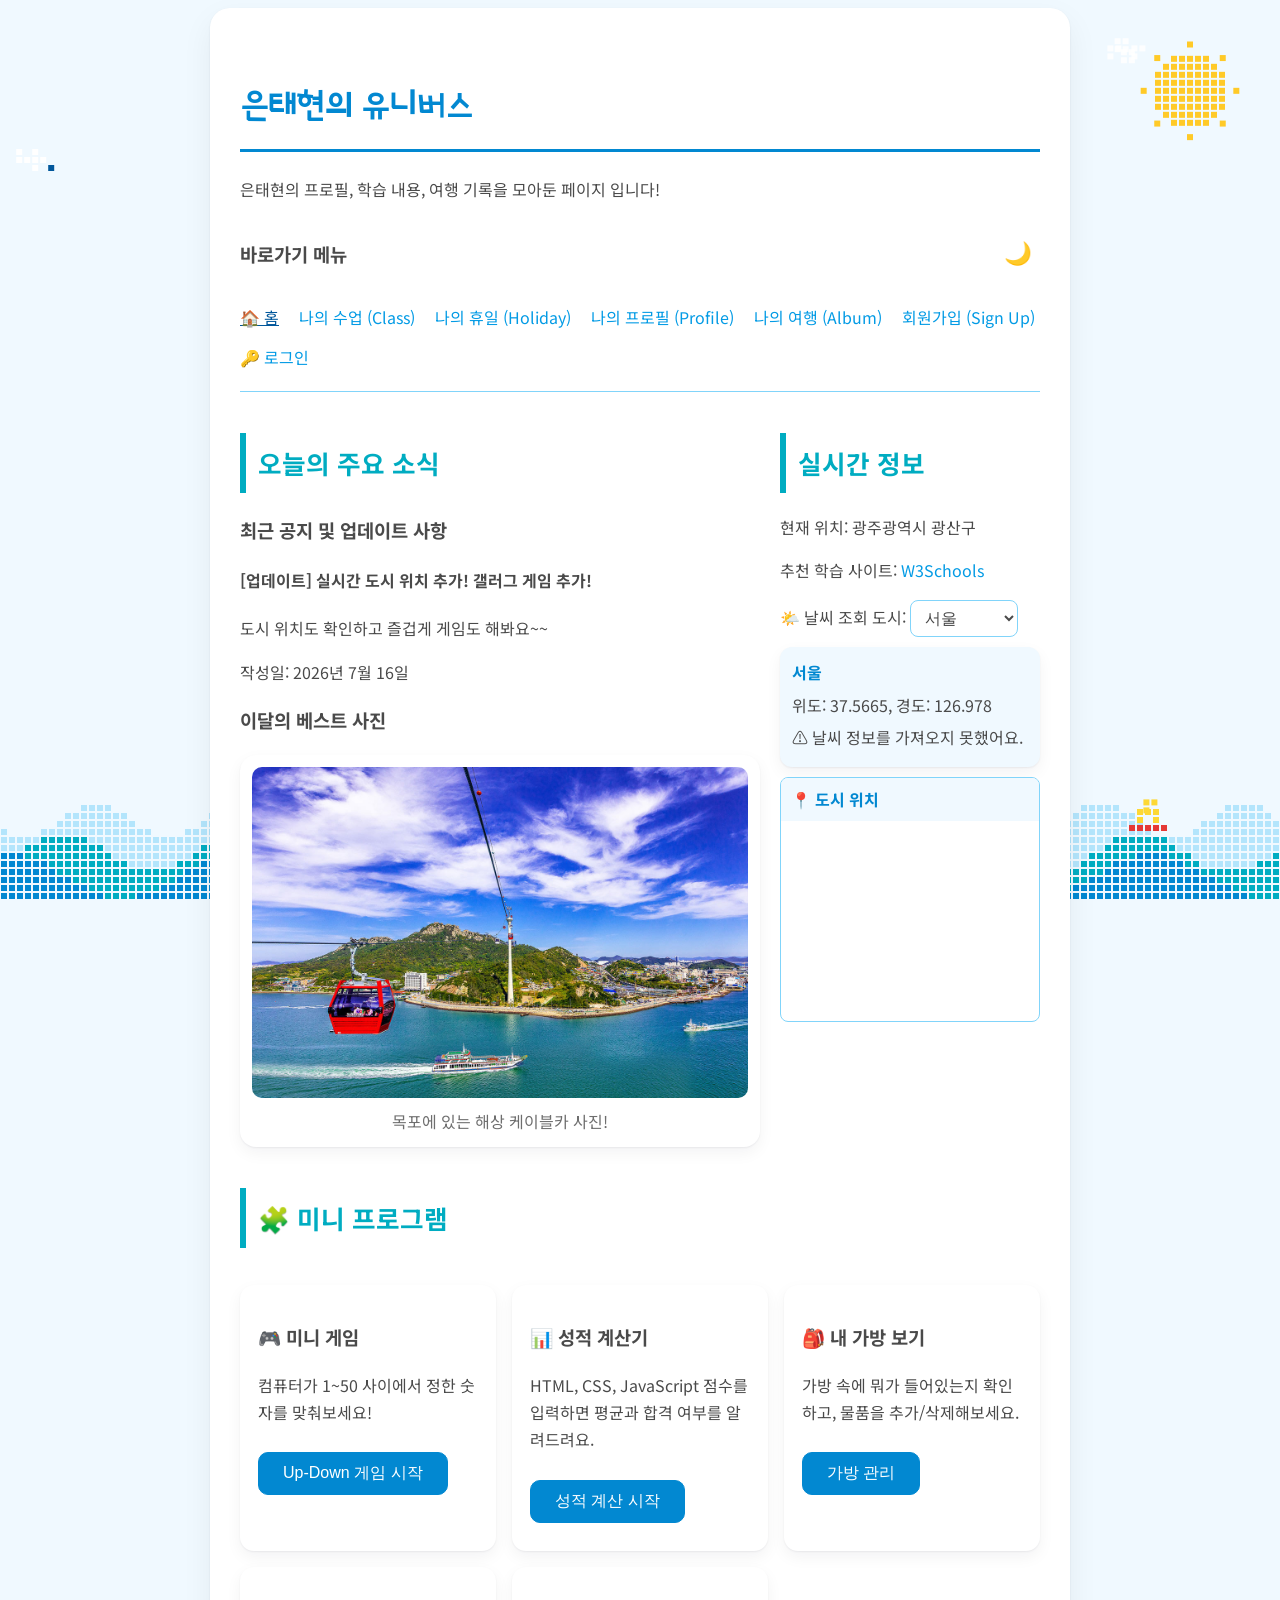
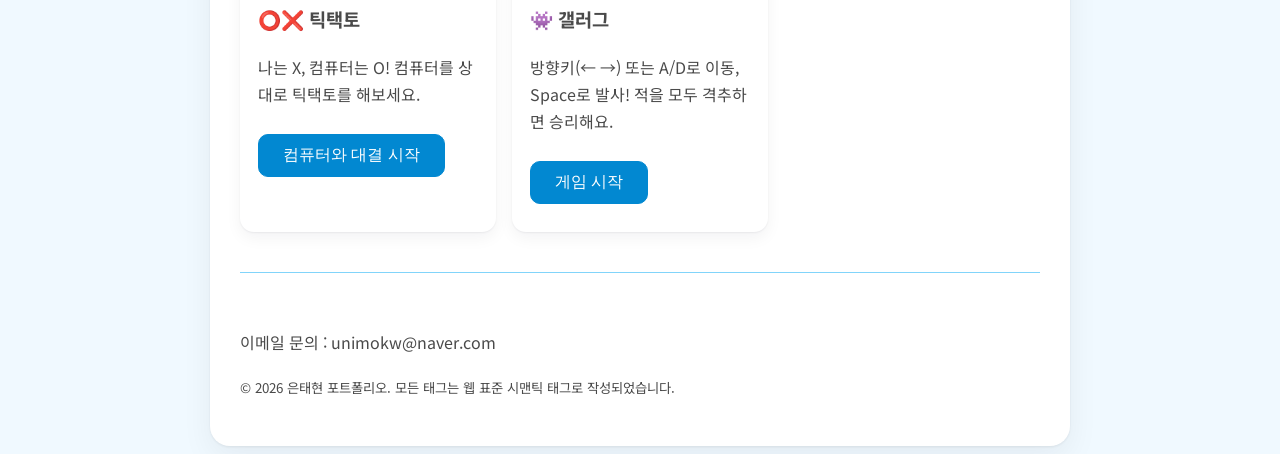
<file: index.html>
<!DOCTYPE html>
<html lang="ko">
    <head>
        <meta charset="UTF-8">
        <!-- 사이트 루트로 접속하면 실제 메인 페이지(html/index.html)로 바로 보내주는 리다이렉트 페이지 -->
        <meta http-equiv="refresh" content="0; url=html/index.html">
        <title>은태현의 유니버스</title>
        <link rel="icon" href="data:image/svg+xml,<svg xmlns='http://www.w3.org/2000/svg' viewBox='0 0 100 100'><text y='.9em' font-size='90'>🪐</text></svg>">
    </head>
    <body>
        <p>메인 페이지로 이동 중입니다... 자동으로 이동하지 않으면 <a href="html/index.html">여기</a>를 눌러주세요.</p>
        <script>
            location.replace("html/index.html");
        </script>
    </body>
</html>
</file>
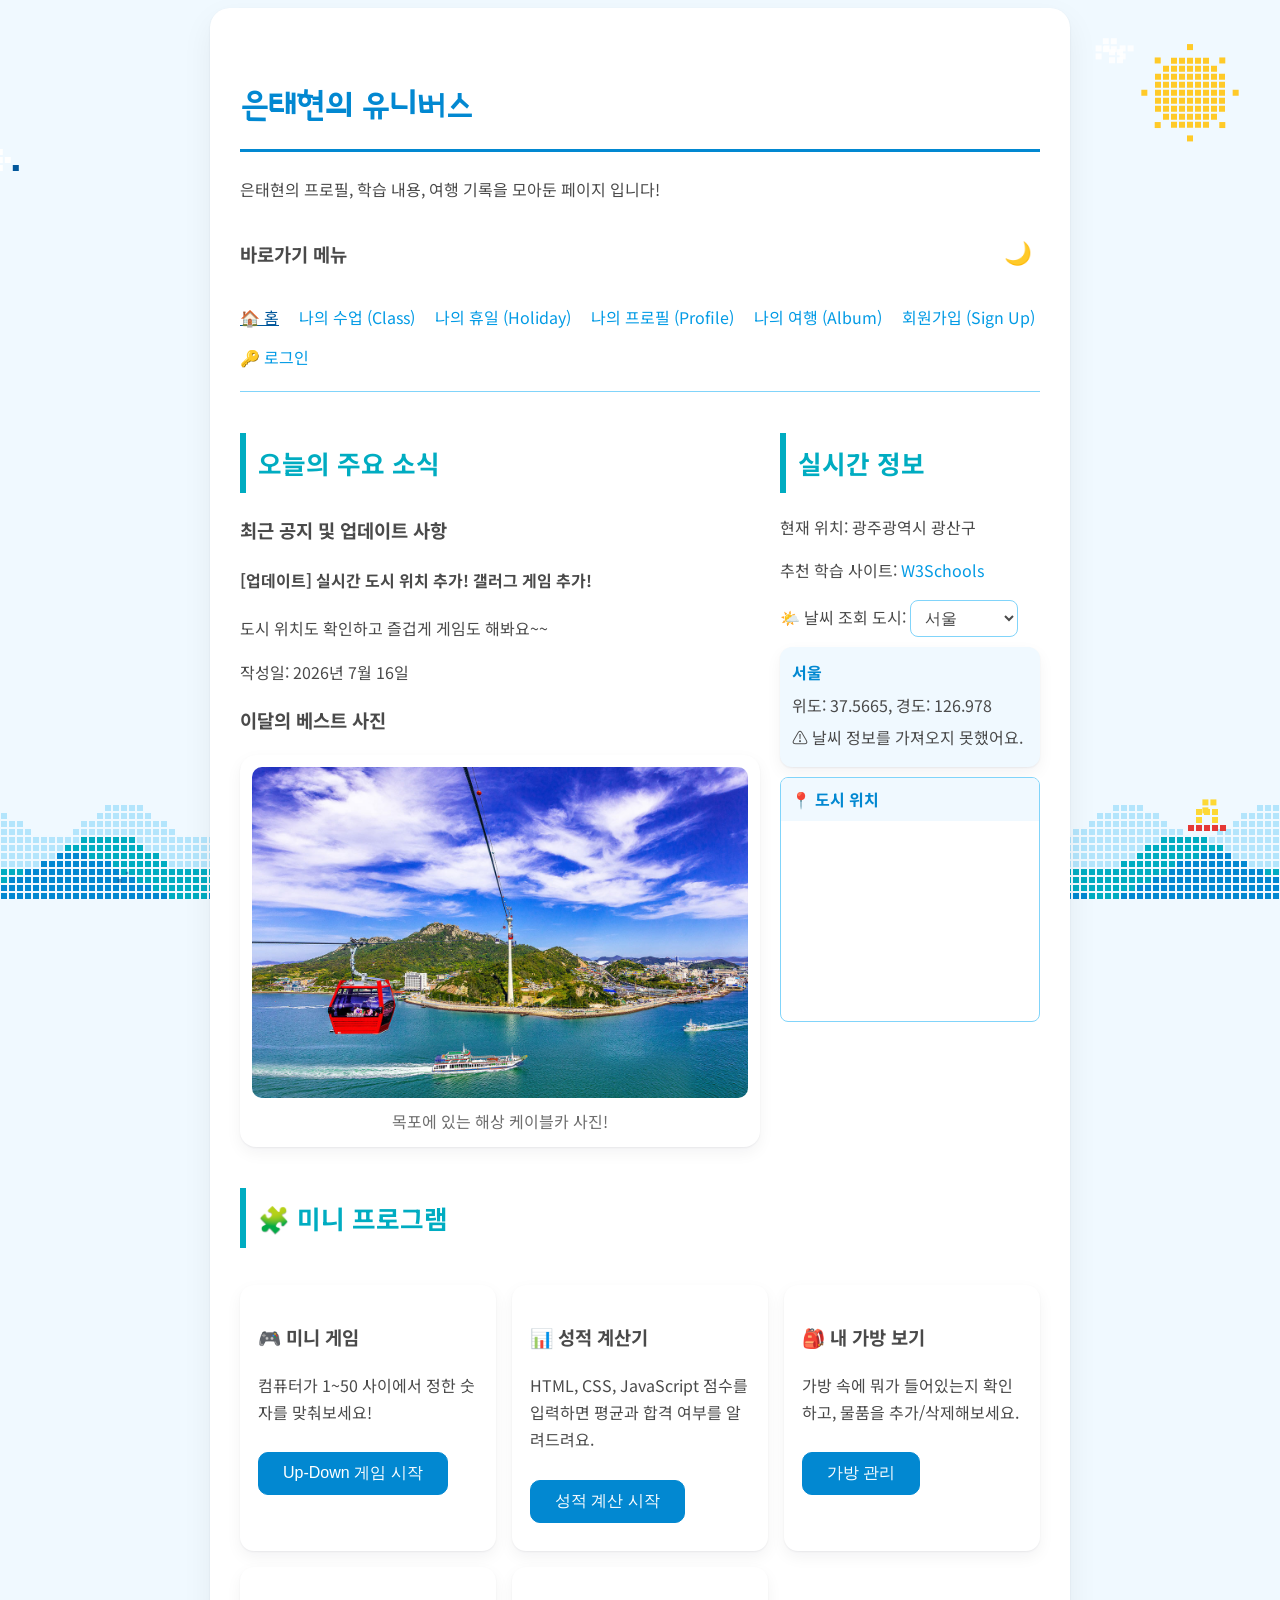
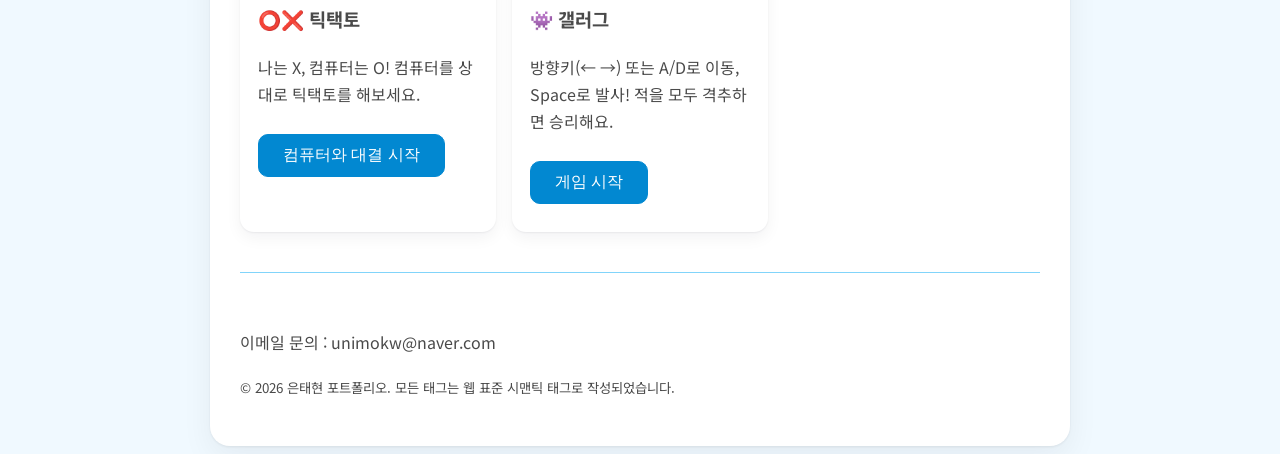
<file: html/index.html>
<!DOCTYPE html>
<html lang="ko">
    <head>
        <meta charset="UTF-8">
        <meta name="viewport" content="width=device-width, initial-scale=1.0">
        <title>메인 페이지</title>
        <link rel="icon" href="data:image/svg+xml,<svg xmlns='http://www.w3.org/2000/svg' viewBox='0 0 100 100'><text y='.9em' font-size='90'>🪐</text></svg>">
        <link rel="stylesheet" href="../css/style.css">
    </head>
    <body>
        <div class="container">
            <header>
                <h1 class="hero-title">은태현의 유니버스</h1>
                <p>은태현의 프로필, 학습 내용, 여행 기록을 모아둔 페이지 입니다!</p>
            </header>
            
            <nav>
                <div class="nav-top">
                    <h3>바로가기 메뉴</h3>
                    <div class="nav-top-right">
                        <span id="auth-status" class="auth-status"></span>
                        <button type="button" id="theme-toggle" class="theme-toggle-btn" aria-label="다크모드 전환">🌙</button>
                    </div>
                </div>
                <ul>
                    <li><a href="index.html" aria-current="page">🏠 홈</a></li>
                    <li><a href="myClass.html">나의 수업 (Class)</a></li>
                    <li><a href="myHoliday.html">나의 휴일 (Holiday)</a></li>
                    <li><a href="myProfile.html">나의 프로필 (Profile)</a></li>
                    <li><a href="myTrip.html">나의 여행 (Album)</a></li>
                    <li><a href="signUp.html">회원가입 (Sign Up)</a></li>
                    <li id="nav-login-item"><a href="login.html">🔑 로그인</a></li>
                </ul>
            </nav>

            <hr>

            <div class="content-wrapper">
                <main>
                    <h2>오늘의 주요 소식</h2>

                    <section>
                        <h3>최근 공지 및 업데이트 사항</h3>
                        <article>
                            <h4>[업데이트] 실시간 도시 위치 추가! 갤러그 게임 추가! </h4>
                            <p>도시 위치도 확인하고 즐겁게 게임도 해봐요~~</p>
                            <p>작성일: <time datetime="2026-07-16">2026년 7월 16일</time></p>
                        </article>
                    </section>

                    <section>
                        <h3>이달의 베스트 사진</h3>
                        <figure>
                            <img src="../media/목포해상케이블카.jpg" width="300" height="150" alt="목포 해상 케이블카">
                            <figcaption>목포에 있는 해상 케이블카 사진!</figcaption>
                        </figure>
                    </section>
                </main>

                <aside>
                <h2> 실시간 정보</h2>
                <p>현재 위치: 광주광역시 광산구 </p>
                <p>추천 학습 사이트: <a href="https://www.w3schools.com" target="_blank">W3Schools</a></p>

                <div class="weather-widget">
                    <label for="city-select">🌤️ 날씨 조회 도시: </label>
                    <select id="city-select">
                        <optgroup label="국내">
                            <option value="seoul">서울</option>
                            <option value="busan">부산</option>
                            <option value="gwangju">광주</option>
                            <option value="incheon">인천</option>
                            <option value="jeju">제주</option>
                        </optgroup>
                        <optgroup label="해외">
                            <option value="tokyo">도쿄</option>
                            <option value="newyork">뉴욕</option>
                            <option value="paris">파리</option>
                            <option value="london">런던</option>
                            <option value="sydney">시드니</option>
                        </optgroup>
                    </select>

                    <div id="weather-box"></div>

                    <div class="map-frame">
                        <p class="map-title">📍 도시 위치</p>
                        <iframe id="city-map" title="선택한 도시 지도" loading="lazy" referrerpolicy="no-referrer-when-downgrade"></iframe>
                    </div>
                </div>
                </aside>

                <section class="mini-apps">
                    <h2>🧩 미니 프로그램</h2>

                    <section>
                        <h3>🎮 미니 게임</h3>
                        <p>컴퓨터가 1~50 사이에서 정한 숫자를 맞춰보세요!</p>
                        <button type="button" class="btn-submit" onclick="startUpDownGame()">Up-Down 게임 시작</button>
                    </section>

                    <section>
                        <h3>📊 성적 계산기</h3>
                        <p>HTML, CSS, JavaScript 점수를 입력하면 평균과 합격 여부를 알려드려요.</p>
                        <button type="button" class="btn-submit" onclick="calculateGrade()">성적 계산 시작</button>
                    </section>

                    <section>
                        <h3>🎒 내 가방 보기</h3>
                        <p>가방 속에 뭐가 들어있는지 확인하고, 물품을 추가/삭제해보세요.</p>
                        <button type="button" class="btn-submit" onclick="manageBag()">가방 관리</button>
                    </section>

                    <section>
                        <h3>⭕❌ 틱택토</h3>
                        <p>나는 X, 컴퓨터는 O! 컴퓨터를 상대로 틱택토를 해보세요.</p>
                        <button type="button" class="btn-submit" onclick="playTicTacToe()">컴퓨터와 대결 시작</button>
                    </section>

                    <section>
                        <h3>👾 갤러그</h3>
                        <p>방향키(← →) 또는 A/D로 이동, Space로 발사! 적을 모두 격추하면 승리해요.</p>
                        <button type="button" class="btn-submit" onclick="startGalaga()">게임 시작</button>
                    </section>
                </section>
                <hr>

                <footer>
                    <p>이메일 문의 : unimokw@naver.com</p>
                    <p><small>© 2026 은태현 포트폴리오. 모든 태그는 웹 표준 시맨틱 태그로 작성되었습니다.</small></p>
                </footer>
            </div>

            <!-- 갤러그 팝업: 평소엔 [hidden] 속성 때문에 화면에 안 보이다가, "게임 시작" 버튼을 누르면 JS가 이 속성을 떼서 화면에 나타남 -->
            <div id="galaga-modal" class="game-modal" hidden>
                <div class="game-modal-content">
                    <button type="button" class="game-modal-close" onclick="closeGalaga()" aria-label="게임 닫기">✕</button>
                    <canvas id="galaga-canvas" class="galaga-canvas" width="320" height="420">캔버스를 지원하지 않는 브라우저입니다.</canvas>
                </div>
            </div>
        </div>
        <script src="../script/upDown.js"></script>
        <script src="../script/grade.js"></script>
        <script src="../script/bag.js"></script>
        <script src="../script/ticTacToe.js"></script>
        <script src="../script/galaga.js"></script>
        <script type="module" src="../script/realtimeInfo.js"></script>
        <script src="../script/themeToggle.js"></script>
        <script src="../script/auth.js"></script>
        <script src="../script/waveBackground.js"></script>
    </body>
</html>
</file>
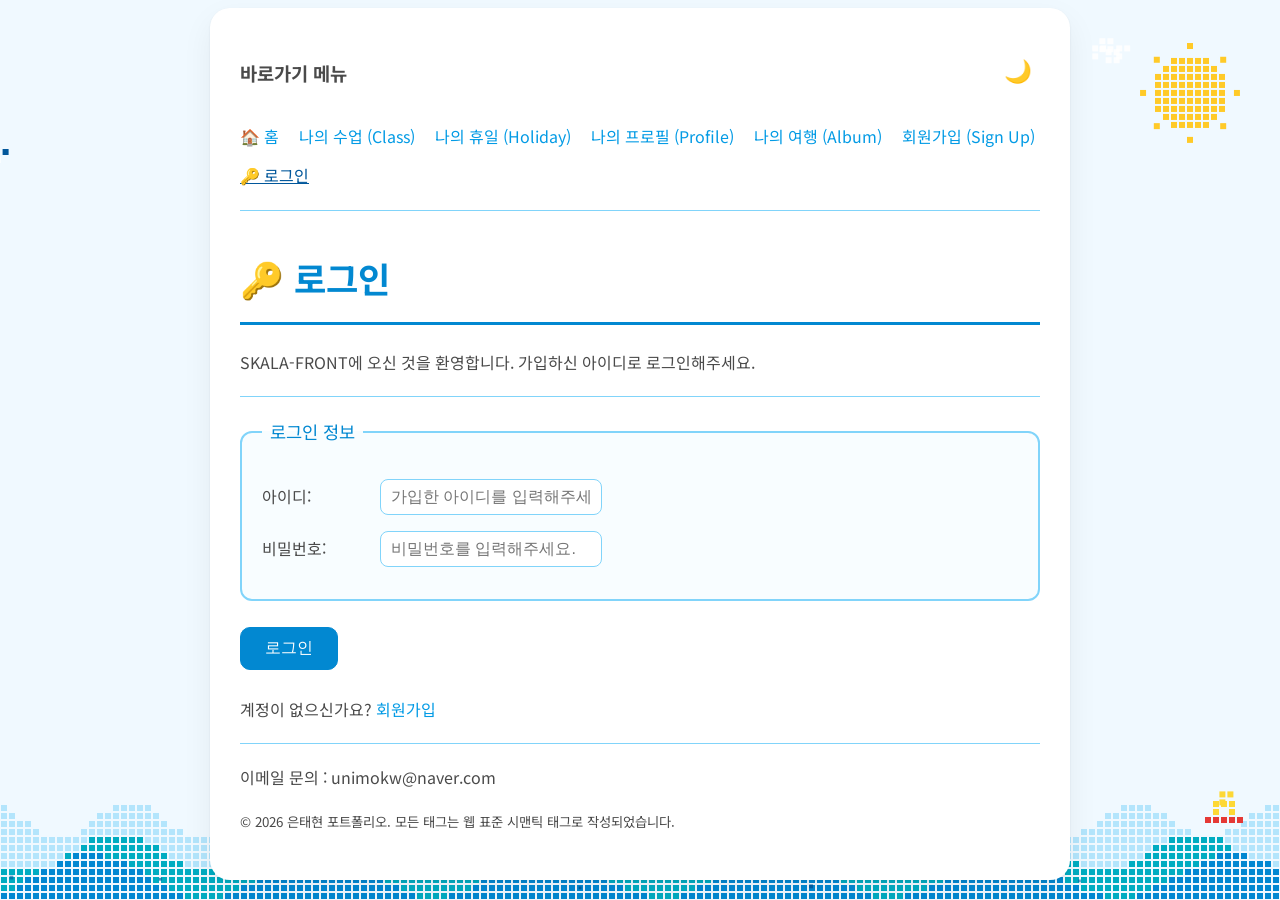
<file: html/login.html>
<!DOCTYPE html>
<html lang="ko">
    <head>
        <meta charset="UTF-8">
        <meta name="viewport" content="width=device-width, initial-scale=1.0">
        <title>로그인</title>
        <link rel="icon" href="data:image/svg+xml,<svg xmlns='http://www.w3.org/2000/svg' viewBox='0 0 100 100'><text y='.9em' font-size='90'>🪐</text></svg>">
        <link rel="stylesheet" href="../css/style.css">
    </head>
    <body>
        <div class="container">
            <nav>
                <div class="nav-top">
                    <h3>바로가기 메뉴</h3>
                    <div class="nav-top-right">
                        <span id="auth-status" class="auth-status"></span>
                        <button type="button" id="theme-toggle" class="theme-toggle-btn" aria-label="다크모드 전환">🌙</button>
                    </div>
                </div>
                <ul>
                    <li><a href="index.html">🏠 홈</a></li>
                    <li><a href="myClass.html">나의 수업 (Class)</a></li>
                    <li><a href="myHoliday.html">나의 휴일 (Holiday)</a></li>
                    <li><a href="myProfile.html">나의 프로필 (Profile)</a></li>
                    <li><a href="myTrip.html">나의 여행 (Album)</a></li>
                    <li><a href="signUp.html">회원가입 (Sign Up)</a></li>
                    <li id="nav-login-item"><a href="login.html" aria-current="page">🔑 로그인</a></li>
                </ul>
            </nav>
            <hr>

            <h1>🔑 로그인</h1>
            <p>SKALA-FRONT에 오신 것을 환영합니다. 가입하신 아이디로 로그인해주세요.</p>
            <hr>

            <form id="loginForm">
                <fieldset>
                    <legend>로그인 정보</legend>
                    <p class="form-row">
                        <label for="loginId">아이디: </label>
                        <input type="text" id="loginId" name="loginId" class="form-input" required placeholder="가입한 아이디를 입력해주세요.">
                    </p>
                    <p class="form-row">
                        <label for="loginPw">비밀번호: </label>
                        <input type="password" id="loginPw" name="loginPw" class="form-input" required placeholder="비밀번호를 입력해주세요.">
                    </p>
                </fieldset>

                <p id="login-error" class="form-error" hidden>아이디 또는 비밀번호가 일치하지 않습니다.</p>

                <input type="submit" class="btn-submit" value="로그인">
            </form>

            <p>계정이 없으신가요? <a href="signUp.html">회원가입</a></p>

            <hr>
            <footer>
                <p>이메일 문의 : unimokw@naver.com</p>
                <p><small>© 2026 은태현 포트폴리오. 모든 태그는 웹 표준 시맨틱 태그로 작성되었습니다.</small></p>
            </footer>
        </div>
        <script src="../script/themeToggle.js"></script>
        <script src="../script/auth.js"></script>
        <script src="../script/waveBackground.js"></script>
    </body>
</html>
</file>
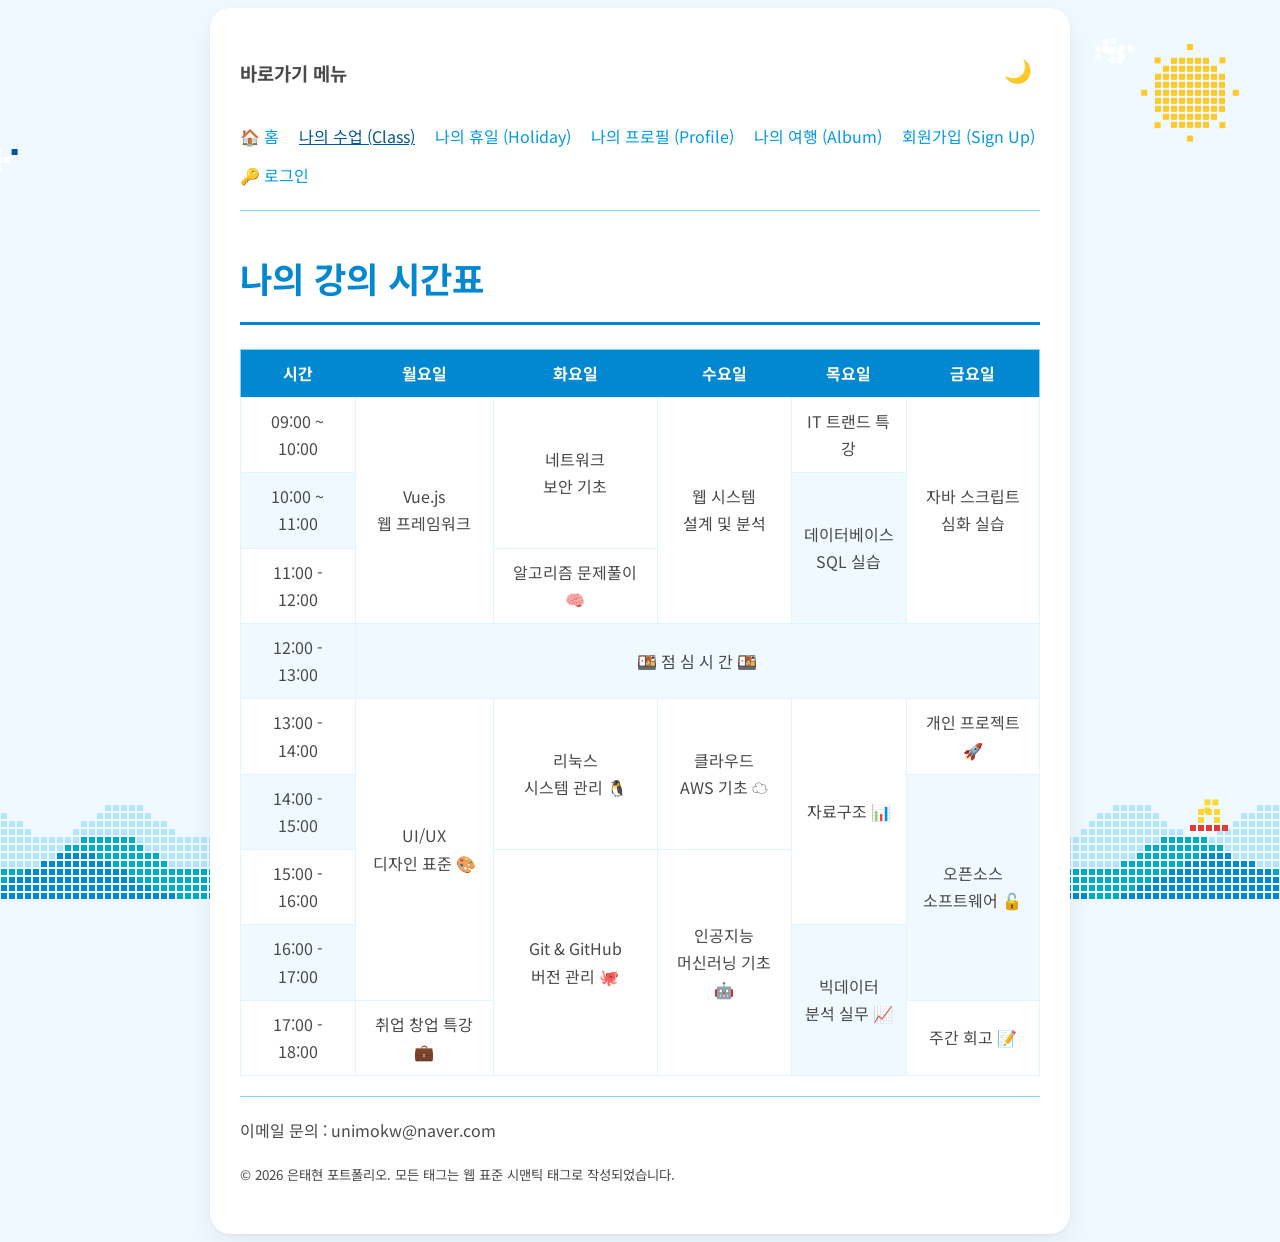
<file: html/myClass.html>
<!DOCTYPE html>
<html lang="ko">
    <head>
        <meta charset="UTF-8">
        <meta name="viewport" content="width=device-width, initial-scale=1.0">
        <title>나의 강의 시간표</title>
        <link rel="icon" href="data:image/svg+xml,<svg xmlns='http://www.w3.org/2000/svg' viewBox='0 0 100 100'><text y='.9em' font-size='90'>🪐</text></svg>">
        <link rel="stylesheet" href="../css/style.css">
    </head>

    <body>
        <div class="container">
            <nav>
                <div class="nav-top">
                    <h3>바로가기 메뉴</h3>
                    <div class="nav-top-right">
                        <span id="auth-status" class="auth-status"></span>
                        <button type="button" id="theme-toggle" class="theme-toggle-btn" aria-label="다크모드 전환">🌙</button>
                    </div>
                </div>
                <ul>
                    <li><a href="index.html">🏠 홈</a></li>
                    <li><a href="myClass.html" aria-current="page">나의 수업 (Class)</a></li>
                    <li><a href="myHoliday.html">나의 휴일 (Holiday)</a></li>
                    <li><a href="myProfile.html">나의 프로필 (Profile)</a></li>
                    <li><a href="myTrip.html">나의 여행 (Album)</a></li>
                    <li><a href="signUp.html">회원가입 (Sign Up)</a></li>
                    <li id="nav-login-item"><a href="login.html">🔑 로그인</a></li>
                </ul>
            </nav>
            <hr>

            <header>
                <h1>나의 강의 시간표</h1>

                <div class="table-scroll">
                <table>
                    <thead>
                        <tr>
                            <th>시간</th>
                            <th>월요일</th>
                            <th>화요일</th>
                            <th>수요일</th>
                            <th>목요일</th>
                            <th>금요일</th>
                        </tr>
                    </thead>
                    <tbody>
                        <tr>
                            <td>09:00 ~ 10:00</td>
                            <td rowspan="3">Vue.js<br>웹 프레임워크</td>
                            <td rowspan="2">네트워크<br>보안 기초</td>
                            <td rowspan="3">웹 시스템<br>설계 및 분석</td>
                            <td>IT 트랜드 특강</td>
                            <td rowspan="3">자바 스크립트<br>심화 실습</td>
                        </tr>
                        <tr>
                            <td>10:00 ~ 11:00</td>
                            <td rowspan="2">데이터베이스<br>SQL 실습</td>
                        </tr>

                        <tr>
                            <td>11:00 - 12:00</td>
                            <td>알고리즘 문제풀이 🧠</td>
                        </tr>

                        <tr>
                            <td>12:00 - 13:00</td>
                            <td colspan="5">🍱 점 심 시 간 🍱</td>
                        </tr>
                
                        <tr>
                            <td>13:00 - 14:00</td>
                            <td rowspan="4">UI/UX<br>디자인 표준 🎨</td>
                            <td rowspan="2">리눅스<br>시스템 관리 🐧</td>
                            <td rowspan="2">클라우드<br>AWS 기초 ☁️</td>
                            <td rowspan="3">자료구조 📊</td>
                            <td>개인 프로젝트 🚀</td>
                        </tr>
                        <tr>
                            <td>14:00 - 15:00</td>
                            <td rowspan="3">오픈소스<br>소프트웨어 🔓</td>
                        </tr>
                        <tr>
                            <td>15:00 - 16:00</td>
                            <td rowspan="3">Git & GitHub<br>버전 관리 🐙</td>
                            <td rowspan="3">인공지능<br>머신러닝 기초 🤖</td>
                        </tr>
                        <tr>
                            <td>16:00 - 17:00</td>
                            <td rowspan="2">빅데이터<br>분석 실무 📈</td>
                        </tr>
                        <tr>
                            <td>17:00 - 18:00</td>
                            <td>취업 창업 특강 💼</td>
                            <td>주간 회고 📝</td>
                        </tr>
                    </tbody>
                </table>
                </div>
            </header>

            <hr>
            <footer>
                <p>이메일 문의 : unimokw@naver.com</p>
                <p><small>© 2026 은태현 포트폴리오. 모든 태그는 웹 표준 시맨틱 태그로 작성되었습니다.</small></p>
            </footer>
        </div>
        <script src="../script/themeToggle.js"></script>
        <script src="../script/auth.js"></script>
        <script src="../script/waveBackground.js"></script>
    </body>
</html>
</file>
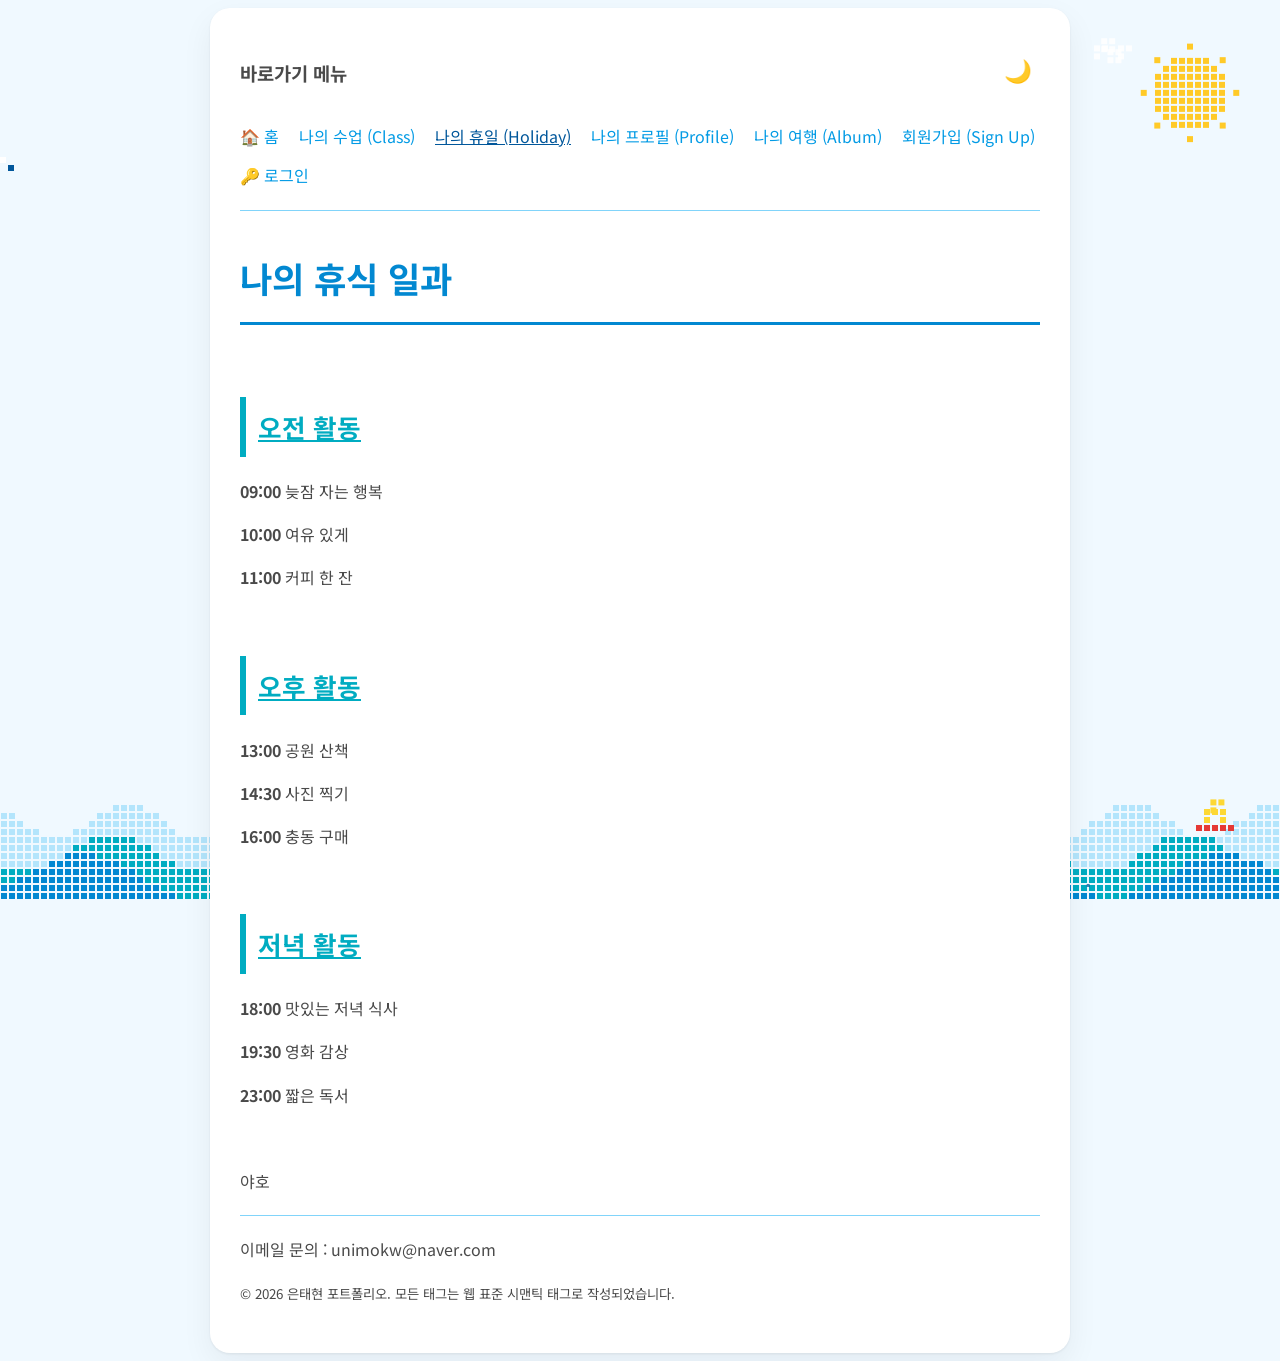
<file: html/myHoliday.html>
<!DOCTYPE html>
<html lang="ko">
    <head>
        <meta charset="UTF-8">
        <meta name="viewport" content="width=device-width, initial-scale=1.0">
        <title>나의 휴일 일과</title>
        <link rel="icon" href="data:image/svg+xml,<svg xmlns='http://www.w3.org/2000/svg' viewBox='0 0 100 100'><text y='.9em' font-size='90'>🪐</text></svg>">
        <link rel="stylesheet" href="../css/style.css">
    </head>
    <body>
        <div class="container">
            <nav>
                <div class="nav-top">
                    <h3>바로가기 메뉴</h3>
                    <div class="nav-top-right">
                        <span id="auth-status" class="auth-status"></span>
                        <button type="button" id="theme-toggle" class="theme-toggle-btn" aria-label="다크모드 전환">🌙</button>
                    </div>
                </div>
                <ul>
                    <li><a href="index.html">🏠 홈</a></li>
                    <li><a href="myClass.html">나의 수업 (Class)</a></li>
                    <li><a href="myHoliday.html" aria-current="page">나의 휴일 (Holiday)</a></li>
                    <li><a href="myProfile.html">나의 프로필 (Profile)</a></li>
                    <li><a href="myTrip.html">나의 여행 (Album)</a></li>
                    <li><a href="signUp.html">회원가입 (Sign Up)</a></li>
                    <li id="nav-login-item"><a href="login.html">🔑 로그인</a></li>
                </ul>
            </nav>
            <hr>

            <h1>나의 휴식 일과</h1>
            <br>

            <h2><u>오전 활동</u></h2>
            <p><b>09:00</b> 늦잠 자는 행복</p>
            <p><b>10:00</b> 여유 있게</p>
            <p><b>11:00</b> 커피 한 잔</p>
            <br>

            <h2><u>오후 활동</u></h2>
            <p><b>13:00</b> 공원 산책</p>
            <p><b>14:30</b> 사진 찍기</p>
            <p><b>16:00</b> 충동 구매</p>
            <br>

            <h2><u>저녁 활동</u></h2>
            <p><b>18:00</b> 맛있는 저녁 식사</p>
            <p><b>19:30</b> 영화 감상</p>
            <p><b>23:00</b> 짧은 독서</p>
            <br>
            
            <p>야호</p>

            <hr>
            <footer>
                <p>이메일 문의 : unimokw@naver.com</p>
                <p><small>© 2026 은태현 포트폴리오. 모든 태그는 웹 표준 시맨틱 태그로 작성되었습니다.</small></p>
            </footer>
        </div>
        <script src="../script/themeToggle.js"></script>
        <script src="../script/auth.js"></script>
        <script src="../script/waveBackground.js"></script>
    </body>
</html>
</file>
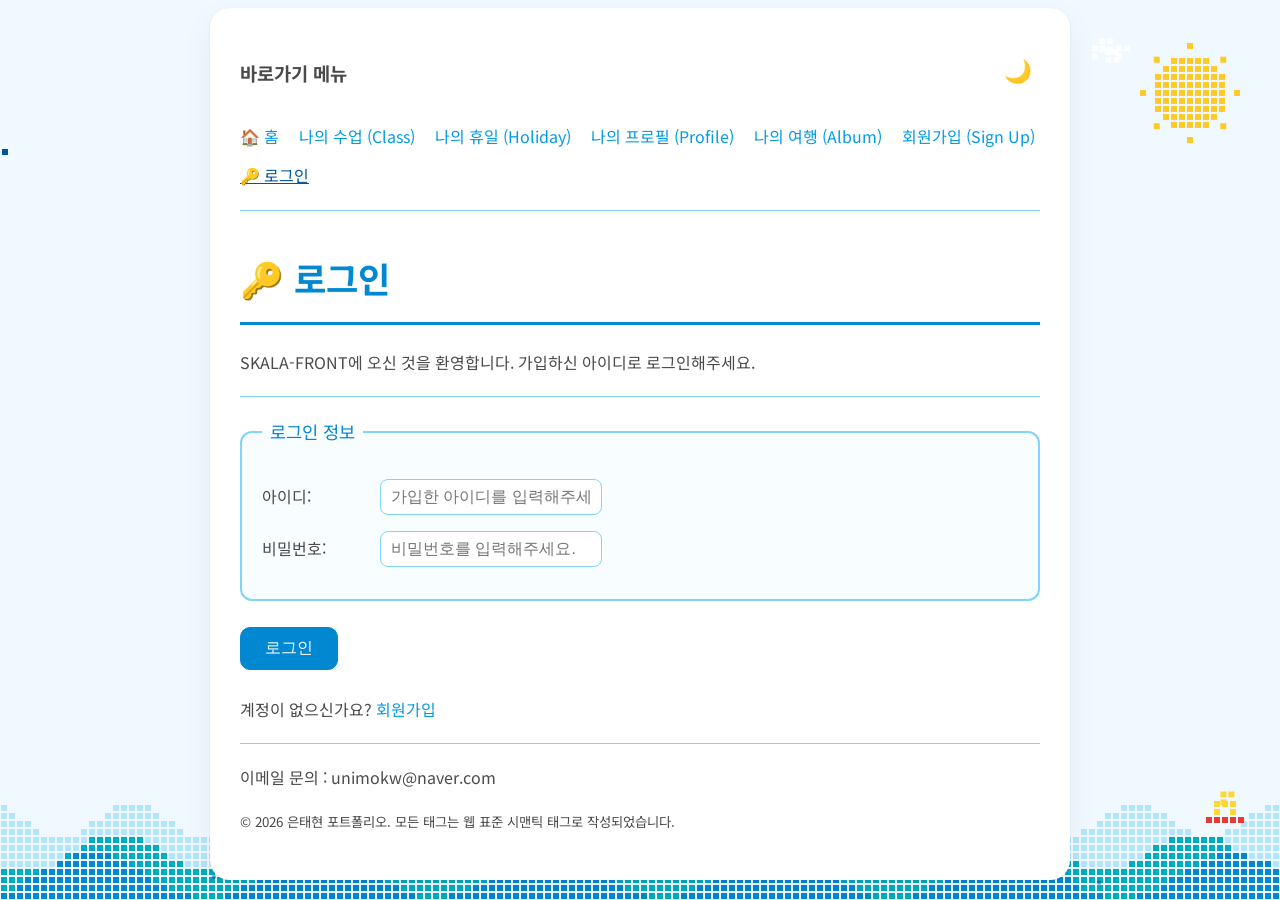
<file: html/myPage.html>
<!DOCTYPE html>
<html lang="ko">
    <head>
        <meta charset="UTF-8">
        <meta name="viewport" content="width=device-width, initial-scale=1.0">
        <title>마이페이지</title>
        <link rel="icon" href="data:image/svg+xml,<svg xmlns='http://www.w3.org/2000/svg' viewBox='0 0 100 100'><text y='.9em' font-size='90'>🪐</text></svg>">
        <link rel="stylesheet" href="../css/style.css">
    </head>
    <body>
        <div class="container">
            <nav>
                <div class="nav-top">
                    <h3>바로가기 메뉴</h3>
                    <div class="nav-top-right">
                        <span id="auth-status" class="auth-status"></span>
                        <button type="button" id="theme-toggle" class="theme-toggle-btn" aria-label="다크모드 전환">🌙</button>
                    </div>
                </div>
                <ul>
                    <li><a href="index.html">🏠 홈</a></li>
                    <li><a href="myClass.html">나의 수업 (Class)</a></li>
                    <li><a href="myHoliday.html">나의 휴일 (Holiday)</a></li>
                    <li><a href="myProfile.html">나의 프로필 (Profile)</a></li>
                    <li><a href="myTrip.html">나의 여행 (Album)</a></li>
                    <li><a href="signUp.html">회원가입 (Sign Up)</a></li>
                    <li id="nav-login-item"><a href="login.html">🔑 로그인</a></li>
                </ul>
            </nav>
            <hr>

            <h1>🙋 마이페이지</h1>
            <p>회원가입 때 입력하신 정보를 확인하고 수정할 수 있어요.</p>
            <hr>

            <form id="myPageForm">
                <fieldset>
                    <legend>계정 정보</legend>
                    <p class="form-row">
                        <label for="myPageId">아이디: </label>
                        <input type="text" id="myPageId" class="form-input" disabled>
                    </p>
                    <p class="form-row">
                        <label for="myPagePw">새 비밀번호: </label>
                        <input type="password" id="myPagePw" class="form-input" minlength="8" placeholder="변경할 때만 입력해주세요.">
                        <small>(비워두면 기존 비밀번호 유지)</small>
                    </p>
                    <p class="form-row">
                        <label for="myPageEmail">이메일: </label>
                        <input type="text" id="myPageEmail" class="form-input" placeholder="example" size="15">
                        @
                        <select id="myPageEmailDomain">
                            <option value="direct">직접 입력</option>
                            <option value="naver.com">naver.com</option>
                            <option value="gmail.com">gmail.com</option>
                            <option value="daum.net">daum.net</option>
                        </select>
                    </p>
                </fieldset>

                <br>

                <fieldset>
                    <legend>개인 프로필 정보</legend>
                    <p class="form-row">
                        <label for="myPageName">이름: </label>
                        <input type="text" id="myPageName" class="form-input" required>
                    </p>
                    <p class="form-row">
                        <label for="myPageBirth">생년월일: </label>
                        <input type="date" id="myPageBirth" class="form-input">
                    </p>
                    <p>
                        성별:
                        <label><input type="radio" name="myPageGender" value="male"> 남성</label>
                        <label><input type="radio" name="myPageGender" value="female"> 여성</label>
                        <label><input type="radio" name="myPageGender" value="none"> 선택안함</label>
                    </p>
                    <p>
                        관심 분야 (중복 선택 가능): <br>
                        <label><input type="checkbox" name="myPageInterest" value="frontend"> 웹 프론트엔드 (Vue.js/HTML)</label><br>
                        <label><input type="checkbox" name="myPageInterest" value="uiux"> UI/UX 디자인 표준</label><br>
                        <label><input type="checkbox" name="myPageInterest" value="backend"> 백엔드 & 데이터베이스</label><br>
                        <label><input type="checkbox" name="myPageInterest" value="devops"> 클라우드 & 인프라</label>
                    </p>
                    <p class="form-row">
                        <label for="myPageJoinPath">가입 경로: </label>
                        <select id="myPageJoinPath">
                            <option value="search">인터넷 검색</option>
                            <option value="friend">지인 추천</option>
                            <option value="sns">SNS 광고</option>
                            <option value="etc">기타</option>
                        </select>
                    </p>
                    <p>
                        <label for="myPageJoinPathEtc">기타 내용 (선택 시에만 작성): </label>
                        <input type="text" id="myPageJoinPathEtc" class="form-input" placeholder="기타를 선택하셨다면 입력해주세요" size="40">
                    </p>
                </fieldset>

                <br>

                <fieldset>
                    <legend>자기소개</legend>
                    <p>
                        <label for="myPageIntro">나를 표현하는 한 줄 소개 또는 가입 인사:</label><br>
                        <textarea id="myPageIntro" rows="5" cols="50" placeholder="여기에 내용을 입력하세요 (최대 200자)"></textarea>
                    </p>
                </fieldset>

                <br>

                <p id="myPage-success" class="form-success" hidden>✅ 정보가 저장되었습니다.</p>

                <input type="submit" class="btn-submit" value="정보 저장">
            </form>

            <hr>
            <footer>
                <p>이메일 문의 : unimokw@naver.com</p>
                <p><small>© 2026 은태현 포트폴리오. 모든 태그는 웹 표준 시맨틱 태그로 작성되었습니다.</small></p>
            </footer>
        </div>
        <script src="../script/themeToggle.js"></script>
        <script src="../script/auth.js"></script>
        <script src="../script/waveBackground.js"></script>
    </body>
</html>
</file>
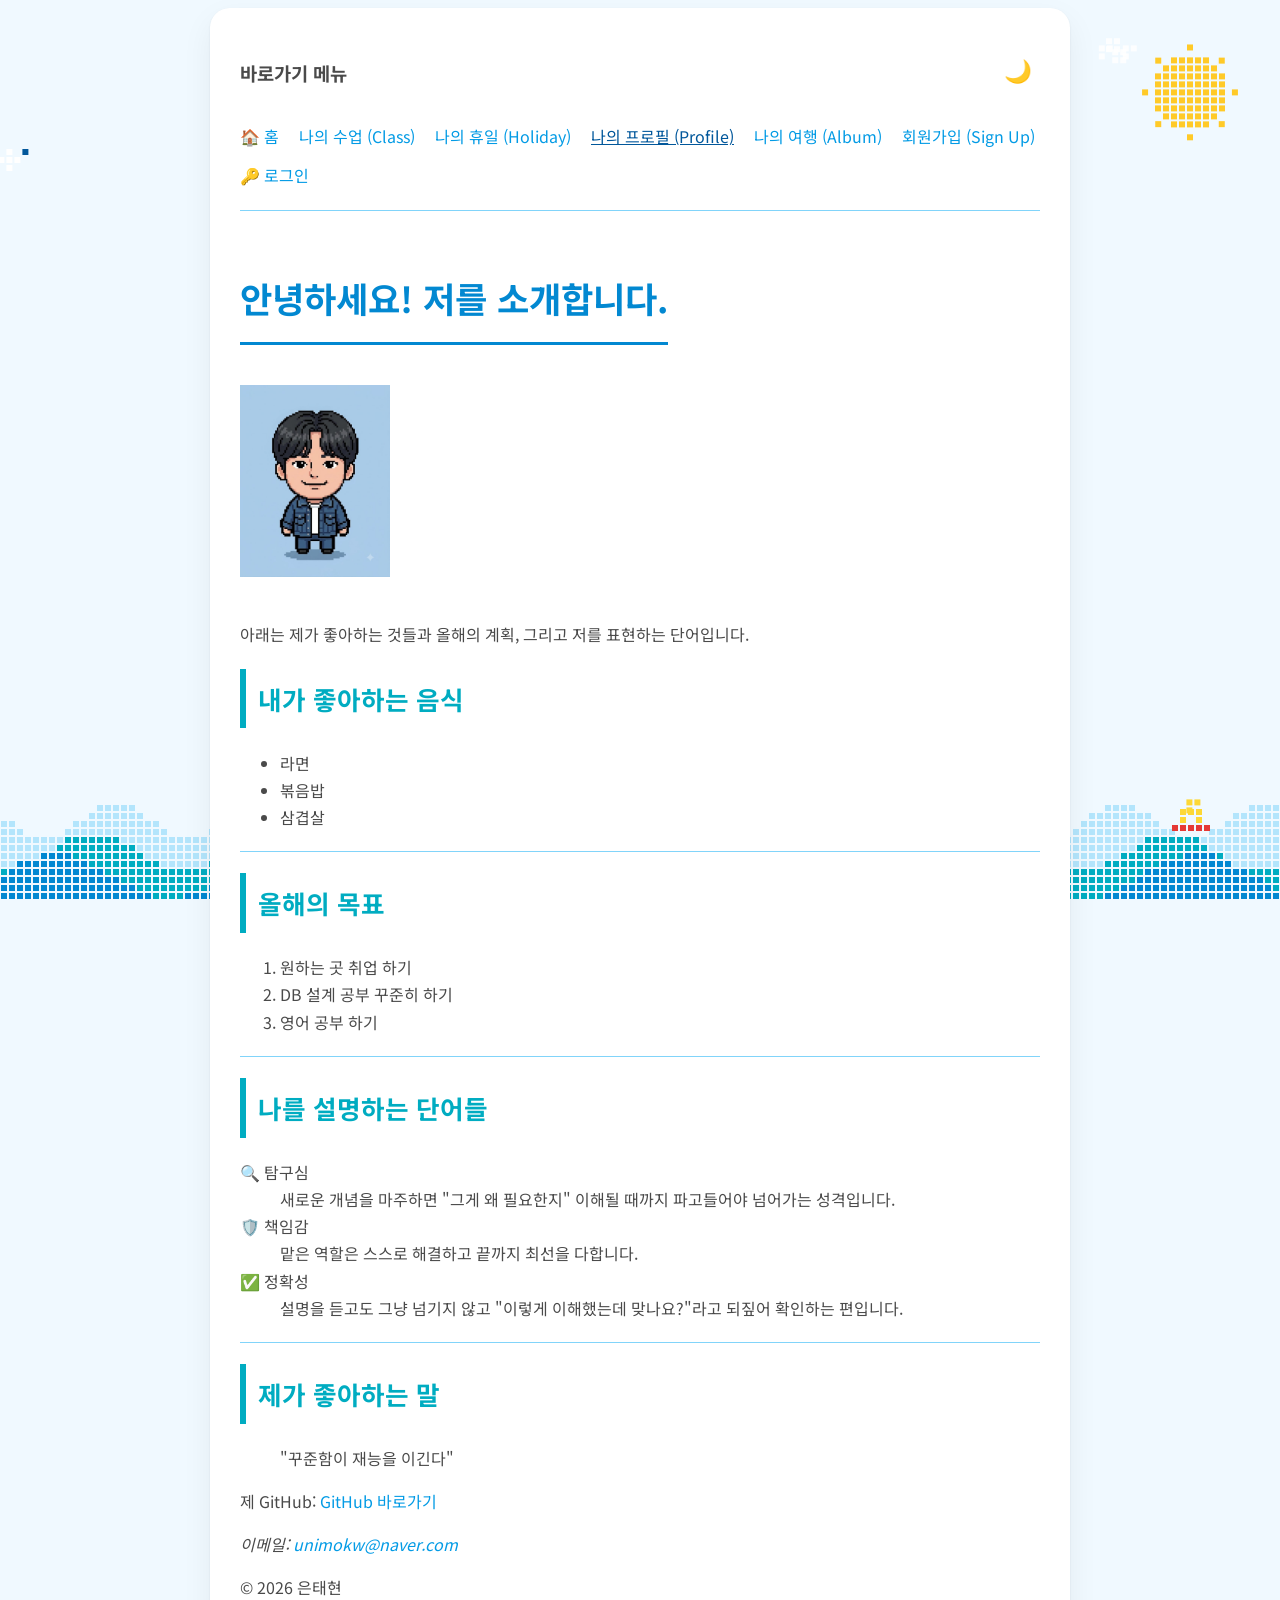
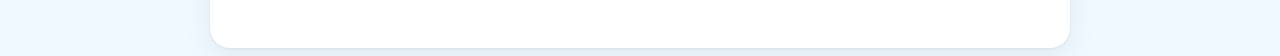
<file: html/myProfile.html>
<!DOCTYPE html>
<html lang="ko">
    <head>
        <meta charset="UTF-8">
        <meta name="viewport" content="width=device-width, initial-scale=1.0">
        <title>나의 프로필 페이지</title>
        <link rel="icon" href="data:image/svg+xml,<svg xmlns='http://www.w3.org/2000/svg' viewBox='0 0 100 100'><text y='.9em' font-size='90'>🪐</text></svg>">
        <link rel="stylesheet" href="../css/style.css">
    </head>
    <body>
        <div class="container">
            <nav>
                <div class="nav-top">
                    <h3>바로가기 메뉴</h3>
                    <div class="nav-top-right">
                        <span id="auth-status" class="auth-status"></span>
                        <button type="button" id="theme-toggle" class="theme-toggle-btn" aria-label="다크모드 전환">🌙</button>
                    </div>
                </div>
                <ul>
                    <li><a href="index.html">🏠 홈</a></li>
                    <li><a href="myClass.html">나의 수업 (Class)</a></li>
                    <li><a href="myHoliday.html">나의 휴일 (Holiday)</a></li>
                    <li><a href="myProfile.html" aria-current="page">나의 프로필 (Profile)</a></li>
                    <li><a href="myTrip.html">나의 여행 (Album)</a></li>
                    <li><a href="signUp.html">회원가입 (Sign Up)</a></li>
                    <li id="nav-login-item"><a href="login.html">🔑 로그인</a></li>
                </ul>
            </nav>
            <hr>

            <!--
                Q. header로 감싸지 않고 그냥 div/h1로 놔두면 무슨 문제가 있어서 바꾼거야?
                A. div는 브라우저 입장에서 "의미 없는 그냥 상자"라 이 영역이 뭔지 알 수가 없음.
                   header로 감싸면 "여기는 도입부다"라는 의미가 명확해져서
                   1) 스크린리더(시각장애인용 음성 브라우저)가 "헤더 영역 시작"이라고 안내해줄 수 있고
                   2) 검색엔진이 페이지 구조(어디가 핵심/부가정보인지)를 자동으로 파악하고
                   3) 다른 개발자가 코드만 봐도 바로 무슨 영역인지 이해할 수 있음.
                   기능(화면에 보이는 모습)은 div랑 똑같지만, "의미 전달"이 되냐 안되냐의 차이임.
            -->
            <header class="profile-header">
                <h1>안녕하세요! 저를 소개합니다.</h1>
                <img src="../media/user.jpeg" alt="내 프로필 사진" width="150">
            </header>
            <br>

            <p>아래는 제가 좋아하는 것들과 올해의 계획, 그리고 저를 표현하는 단어입니다.</p>

            <!--
                Q. 시맨틱 태그가 정확히 뭐고, 그냥 div로 구분없이 나열하면 뭐가 불편해서 쓰는거야?
                A. 시맨틱(semantic) = "의미론적인"이라는 뜻으로, 시맨틱 태그는 생김새가 아니라
                   "이 내용의 역할/의미"를 담고 있는 태그임 (header=머리말, main=핵심콘텐츠, nav=메뉴 등).
                   div만 잔뜩 쓰면 코드는 똑같이 동작하지만, 브라우저/검색엔진/스크린리더/다른 개발자
                   누구에게도 "이게 뭐 하는 구역인지" 전달을 못 해줌. main으로 감싸면
                   "이 페이지의 진짜 핵심 내용이 여기부터다"가 명확해져서 검색엔진이 우선적으로 인식하고,
                   나중에 CSS/JS로 "본문만" 다루고 싶을 때도 main만 딱 골라서 다루기 쉬워짐.
            -->
            <main>
                <section>
                    <h2>내가 좋아하는 음식</h2>
                    <ul>
                        <li>라면</li>
                        <li>볶음밥</li>
                        <li>삼겹살</li>
                    </ul>
                </section>
                <hr>

                <section>
                    <h2>올해의 목표</h2>
                    <ol>
                        <li>원하는 곳 취업 하기</li>
                        <li>DB 설계 공부 꾸준히 하기</li>
                        <li>영어 공부 하기</li>
                    </ol>
                </section>

                <hr>

                <section>
                    <h2>나를 설명하는 단어들</h2>
                    <dl>
                        <dt>🔍 탐구심</dt>
                        <dd>새로운 개념을 마주하면 "그게 왜 필요한지" 이해될 때까지 파고들어야 넘어가는 성격입니다.</dd>

                        <dt>🛡️ 책임감</dt>
                        <dd>맡은 역할은 스스로 해결하고 끝까지 최선을 다합니다.</dd>

                        <dt>✅ 정확성</dt>
                        <dd>설명을 듣고도 그냥 넘기지 않고 "이렇게 이해했는데 맞나요?"라고 되짚어 확인하는 편입니다.</dd>
                    </dl>
                </section>

                <hr>

                <!--
                    Q. 왜 section으로 각 항목을 묶은거야? 그냥 h2랑 리스트를 순서대로 나열하는거랑 뭐가 다른데?
                    A. section 없이 그냥 나열하면, 코드만 봐서는 "이 h2가 어디까지의 내용을 대표하는 제목인지"
                       구조적으로 명확하지 않음. section으로 묶으면 "이 h2와 이 리스트는 한 세트다"가
                       코드 구조로 확실해짐. 특히 나중에 CSS를 배우면 이 차이가 커지는데,
                       section 단위로 배경색/여백 등을 지정하기가 훨씬 쉬워짐.
                       나열식이면 "어디부터 어디까지가 하나의 묶음인지" CSS로 지정하기 애매해짐.
                -->
                <section>
                    <h2>제가 좋아하는 말</h2>
                    <!--
                        Q. blockquote가 정확히 뭐고, 그냥 p로 쓰면 안되는거야? 왜 이걸 쓴거야?
                        A. p는 "그냥 일반 문단"이라는 의미고, blockquote는 "이건 누군가의 말을 인용한 것"
                           이라는 의미임. 차이:
                           1) 브라우저 기본 스타일부터 다름 (blockquote는 CSS 없이도 기본적으로 좌우 여백/들여쓰기가 생김)
                           2) 검색엔진이 "이 문장은 원저작자가 따로 있는 인용구다"라고 인식함
                           3) blockquote는 cite="출처URL" 속성으로 출처를 명시할 수 있음 (p에는 이런 기능 자체가 없음)
                           p로 써도 화면엔 비슷하게 보일 수 있지만, "이 문장의 정체가 인용문이다"라는
                           의미 정보가 사라지는 게 차이임.
                    -->
                    <blockquote>"꾸준함이 재능을 이긴다"</blockquote>
                </section>
            </main>

            <footer>
                <p>제 GitHub: <a href="https://github.com/Taeyum" target="_blank">GitHub 바로가기</a></p>
                <address>
                    이메일: <a href="mailto:unimokw@naver.com">unimokw@naver.com</a>
                </address>
                <p>&copy; 2026 은태현</p>
            </footer>
        </div>
        <script src="../script/themeToggle.js"></script>
        <script src="../script/auth.js"></script>
        <script src="../script/waveBackground.js"></script>
    </body>
</html>
</file>
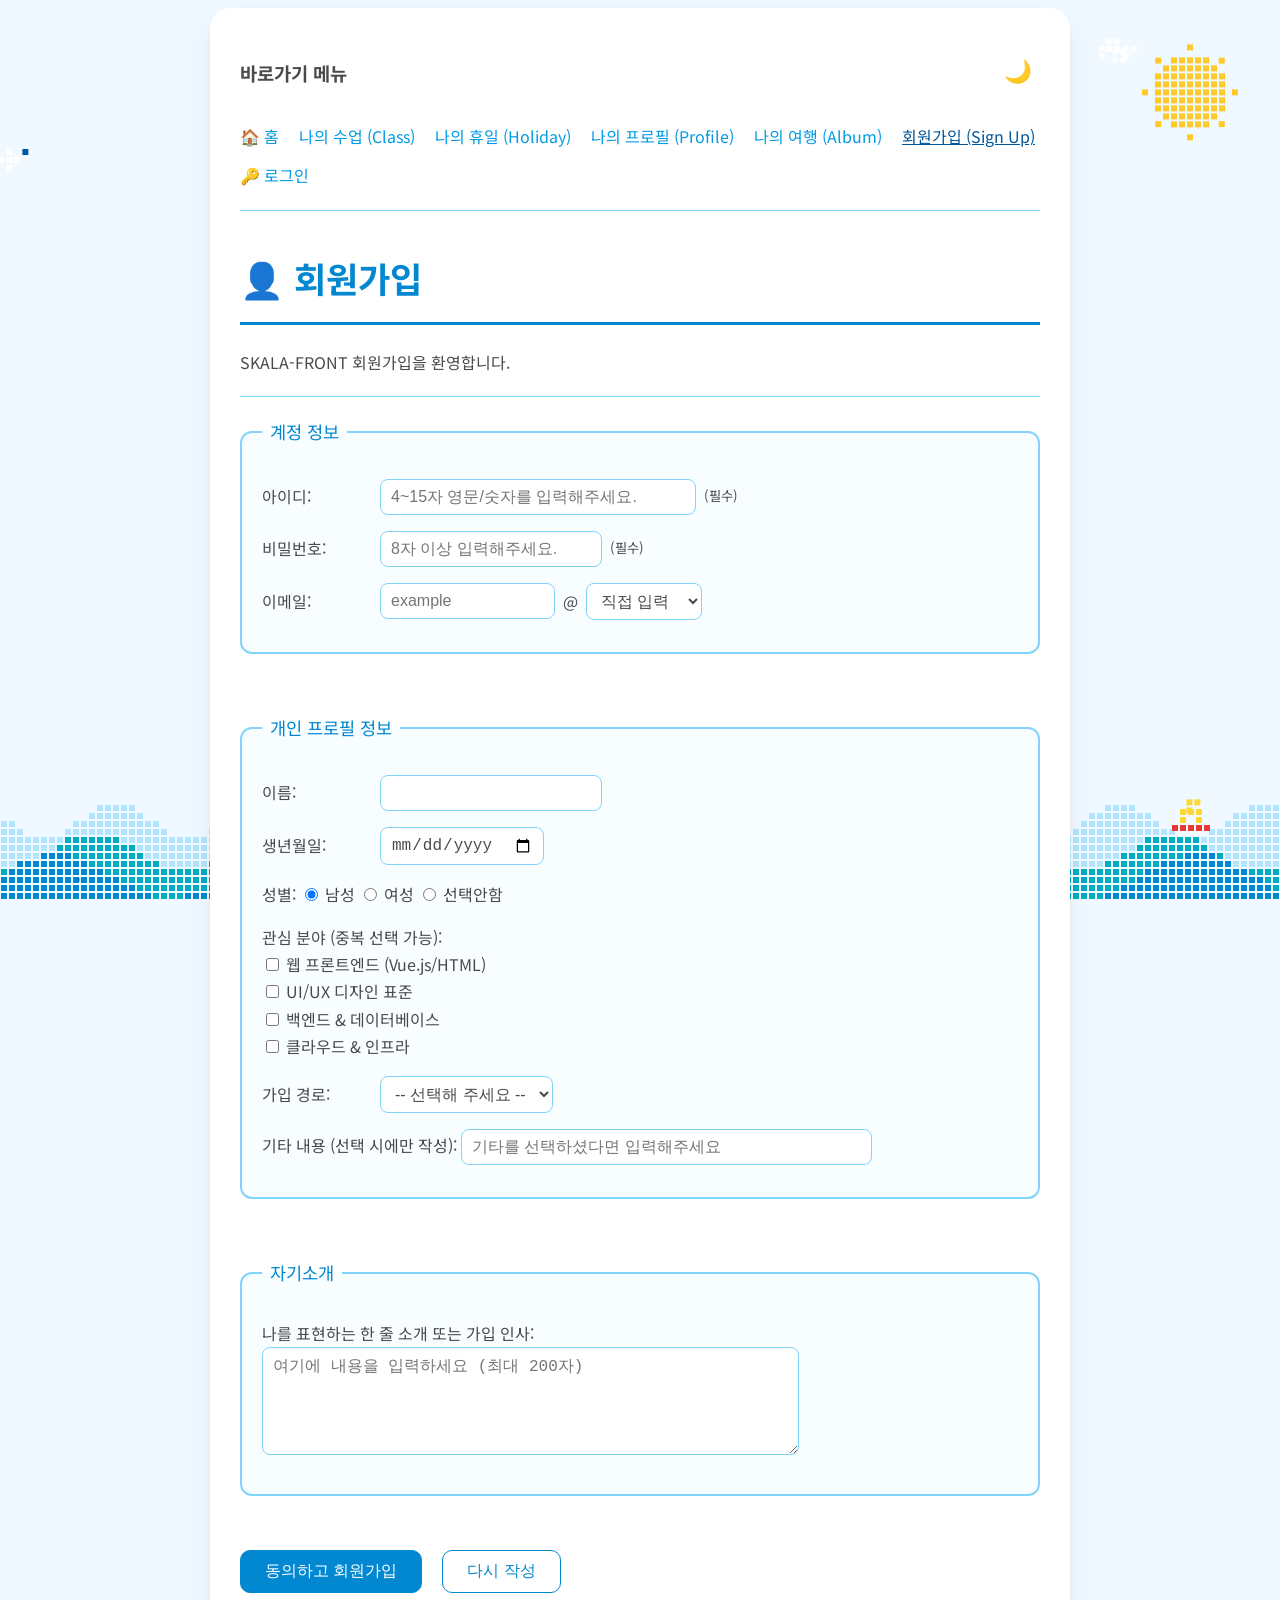
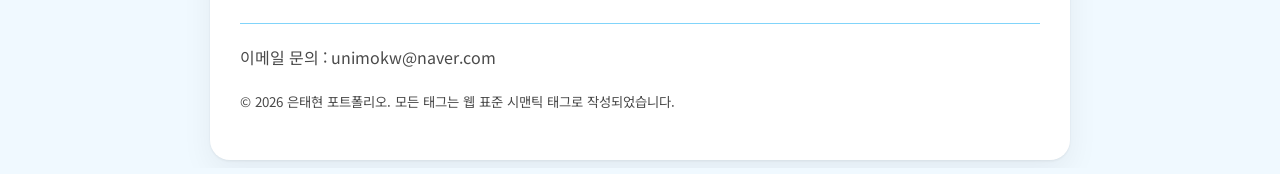
<file: html/signUp.html>
<!DOCTYPE html>
<html lang="ko">
    <head>
        <meta charset="UTF-8">
        <meta name="viewport" content="width=device-width, initial-scale=1.0">
        <title>회원가입</title>
        <link rel="icon" href="data:image/svg+xml,<svg xmlns='http://www.w3.org/2000/svg' viewBox='0 0 100 100'><text y='.9em' font-size='90'>🪐</text></svg>">
        <link rel="stylesheet" href="../css/style.css">
    </head>
    <body>
        <div class="container">
            <nav>
                <div class="nav-top">
                    <h3>바로가기 메뉴</h3>
                    <div class="nav-top-right">
                        <span id="auth-status" class="auth-status"></span>
                        <button type="button" id="theme-toggle" class="theme-toggle-btn" aria-label="다크모드 전환">🌙</button>
                    </div>
                </div>
                <ul>
                    <li><a href="index.html">🏠 홈</a></li>
                    <li><a href="myClass.html">나의 수업 (Class)</a></li>
                    <li><a href="myHoliday.html">나의 휴일 (Holiday)</a></li>
                    <li><a href="myProfile.html">나의 프로필 (Profile)</a></li>
                    <li><a href="myTrip.html">나의 여행 (Album)</a></li>
                    <li><a href="signUp.html" aria-current="page">회원가입 (Sign Up)</a></li>
                    <li id="nav-login-item"><a href="login.html">🔑 로그인</a></li>
                </ul>
            </nav>
            <hr>

    <h1>👤 회원가입</h1>
        <p>SKALA-FRONT 회원가입을 환영합니다.</p>
        <hr>

        <!--
            Q. method가 post라면 버튼 눌렀을 때 데이터들을 보내기만 하는거고,
               get은 그냥 버튼 누르면 그 html을 가져오라는거야?
            A. 아님. GET도 POST도 둘 다 "입력값을 서버로 전송 + 결과 페이지를 받아옴"은 똑같이 함.
               차이는 "입력값을 어디에 담아서 보내느냐"임.
               - GET: 입력값을 URL 뒤에 텍스트로 그대로 붙여서 보냄
                 (예: signUpResult.html?userId=abc&userPw=1234...)
                 → 주소창/브라우저 히스토리/서버 로그에 값이 그대로 노출됨.
                 → 비밀번호 같은 민감 정보엔 절대 쓰면 안됨.
               - POST: 입력값이 URL에 안 보이고 HTTP 요청의 본문(body)에 숨겨져서 전송됨
                 → 주소창에 노출 안됨. 로그인/회원가입처럼 민감 정보 다룰 땐 POST가 정석.
               지금 이 폼은 비밀번호를 받으니까 실무라면 method="post"로 바꾸는 게 맞음
               (지금은 연습용이라 get이어도 동작엔 문제없음).
        -->
        <form id="signUpForm" action="signUpResult.html" method="get">

            <!--
                fieldset: 관련된 입력 요소들을 하나의 그룹으로 묶는 태그. 브라우저 기본 스타일로 테두리 박스 생김
                legend: 그 그룹의 제목표
            -->
            <fieldset>
                <legend>계정 정보</legend>
                <p class="form-row">
                    <!--
                        label의 for="userId"가 input의 id="userId"와 연결됨
                        → 라벨 텍스트를 클릭해도 input에 포커스 이동 (접근성 + 사용성 목적) [이건 처음 안 내용]
                    -->
                    <label for="userId">아이디: </label>
                    <!--
                        minlength/maxlength: 입력 가능한 최소/최대 글자 수 제한
                        required: 필수 입력 - 안 채우면 제출이 자동으로 막힘 (브라우저 기본 검증 기능)
                        placeholder: 입력 전 흐릿하게 보이는 안내 텍스트, 실제 입력값 아님
                    -->
                    <input type="text" id="userId" name="userId" class="form-input" minlength="4" maxlength="15" required placeholder="4~15자 영문/숫자를 입력해주세요." size="30">
                    <small>(필수)</small>
                </p>
                <p class="form-row">
                    <label for="userPw">비밀번호: </label>
                    <!-- type="password": 입력한 글자가 화면에 점(•)으로 가려져서 보임 -->
                    <input type="password" id="userPw" name="userPw" class="form-input" minlength="8" required placeholder="8자 이상 입력해주세요.">
                    <small>(필수)</small>
                </p>
                <!--
                    이메일 아이디 부분만 직접 입력받고, @ 뒤 도메인은 select(드롭다운)로 고르게 해서
                    naver.com, gmail.com 등을 빠르게 선택할 수 있게 만든 구조
                -->
                <p class="form-row">
                    <label for="userEmail">이메일: </label>
                    <input type="text" id="userEmail" name="userEmail" class="form-input" placeholder="example" size="15">
                    @
                    <select id="emailDomain" name="email">
                        <option value="direct">직접 입력</option>
                        <option value="naver.com">naver.com</option>
                        <option value="gmail.com">gmail.com</option>
                        <option value="daum.net">daum.net</option>
                    </select>
                </p>
            </fieldset>

            <br>

            <fieldset>
                <legend>개인 프로필 정보</legend>
                <p class="form-row">
                    <label for="userName">이름: </label>
                    <input type="text" id="userName" name="userName" class="form-input" required>
                </p>
                <p class="form-row">
                    <label for="userBirth">생년월일: </label>
                    <!-- type="date": 브라우저가 자동으로 달력 선택 UI를 제공해줌 -->
                    <input type="date" id="userBirth" name="userBirth" class="form-input">
                </p>
                <!--
                    type="radio": 여러 옵션 중 "하나만" 선택 가능.
                    같은 name="gender"를 가진 것들끼리 그룹으로 묶여서, 하나 고르면 나머지는 자동 해제됨
                    checked: 기본값으로 미리 선택되어 있는 옵션 지정 (여기선 "남성"이 기본)
                    label로 통째로 감싼 이유: 라디오 버튼뿐 아니라 옆 텍스트("남성")를 클릭해도 선택되게 하기 위함
                -->
                <p>
                    성별: 
                    <label><input type="radio" name="gender" value="male" checked> 남성</label>
                    <label><input type="radio" name="gender" value="female"> 여성</label>
                    <label><input type="radio" name="gender" value="none"> 선택안함</label>
                </p>
                <!--
                    type="checkbox": radio와 달리 "여러 개 동시 선택 가능".
                    name은 같아도 checked 여부가 각각 독립적으로 작동함
                -->
                <p>
                    관심 분야 (중복 선택 가능): <br>
                    <label><input type="checkbox" name="interest" value="frontend"> 웹 프론트엔드 (Vue.js/HTML)</label><br>
                    <label><input type="checkbox" name="interest" value="uiux"> UI/UX 디자인 표준</label><br>
                    <label><input type="checkbox" name="interest" value="backend"> 백엔드 & 데이터베이스</label><br>
                    <label><input type="checkbox" name="interest" value="devops"> 클라우드 & 인프라</label>
                </p>
                
                <!--
                    disabled: 이 옵션은 선택 자체가 안 되게 비활성화 (안내 문구 용도)
                    selected: 기본으로 보이는 옵션 (근데 disabled라 실제로 다시 고를 순 없음
                              → "선택 유도용 안내 문구" 트릭)
                -->
                <p class="form-row">
                    <label for="joinPath">가입 경로: </label>
                    <select id="joinPath" name="joinPath">
                        <option value="" disabled selected>-- 선택해 주세요 --</option>
                        <option value="search">인터넷 검색</option>
                        <option value="friend">지인 추천</option>
                        <option value="sns">SNS 광고</option>
                        <option value="etc">기타</option>
                    </select>
                </p>
                <!--
                    Q. 가입경로에서 "기타" 선택했을 때만 입력할 수 있는 박스를 만들고 싶은데?
                    A. "선택에 따라 다른 요소를 보여주기"는 HTML만으로는 불가능하고 JavaScript가 필요함.
                       지금은 JS 없이 할 수 있는 방법으로, 입력창을 항상 보이게 두고
                       "기타"를 선택 안 했으면 그냥 비워두는 방식으로 처리함.
                       (JS를 배우면 onchange 이벤트로 "기타" 선택 시에만 나타나게 만들 수 있음)

                    Q. placeholder 글씨가 잘리는 문제는?
                    A. placeholder 텍스트가 input 기본 너비보다 길어서 잘리는 것.
                       CSS 없이 해결하려면 size 속성으로 입력창 너비를 늘리면 됨
                       (size는 대략 "몇 글자 정도 보이는 너비로 할지"를 지정하는 HTML 속성).
                -->
                <p>
                    <label for="joinPathEtc">기타 내용 (선택 시에만 작성): </label>
                    <input type="text" id="joinPathEtc" name="joinPathEtc" class="form-input" placeholder="기타를 선택하셨다면 입력해주세요" size="40">
                </p>
            </fieldset>

            <br>

            <fieldset>
                <legend>자기소개</legend>
                <!-- textarea: 여러 줄 입력이 가능한 텍스트 박스. rows=세로 줄 수, cols=가로 폭(글자 수 기준) -->
                <p>
                    <label for="intro">나를 표현하는 한 줄 소개 또는 가입 인사:</label><br>
                    <textarea id="intro" name="intro" rows="5" cols="50" placeholder="여기에 내용을 입력하세요 (최대 200자)"></textarea>
                </p>
            </fieldset>

            <br>

            <!--
                Q. 버튼에 class가 나뉘어져 있는데, 이건 나중에 CSS에서 쓰려고 나눈거야?
                   class 없어도 동작은 하나?
                A. 맞음. class는 나중에 CSS(또는 JS)에서 "이 요소를 골라서 스타일 주거나 조작하려고"
                   미리 이름표를 붙여두는 것. 지금은 CSS를 안 배운 상태라 class가 화면에 아무 영향 없음.
                   class를 빼도 기능은 완전히 똑같이 동작함:
                   - type="submit" 버튼은 여전히 폼을 action에 지정된 곳으로 제출함
                   - type="reset" 버튼은 여전히 입력했던 내용을 전부 초기화함
                   즉 실제 기능을 정하는 건 type이고, class는 순전히 "나중에 스타일 구분용" 이름표일 뿐임.
            -->
            <input type="submit" class="btn-submit" value="동의하고 회원가입">
            <input type="reset" class="btn-reset" value="다시 작성">

        </form>

        <hr>
        <footer>
            <p>이메일 문의 : unimokw@naver.com</p>
            <p><small>© 2026 은태현 포트폴리오. 모든 태그는 웹 표준 시맨틱 태그로 작성되었습니다.</small></p>
        </footer>
        </div>
        <script src="../script/themeToggle.js"></script>
        <script src="../script/auth.js"></script>
        <script src="../script/waveBackground.js"></script>
    </body>
</html>
</file>
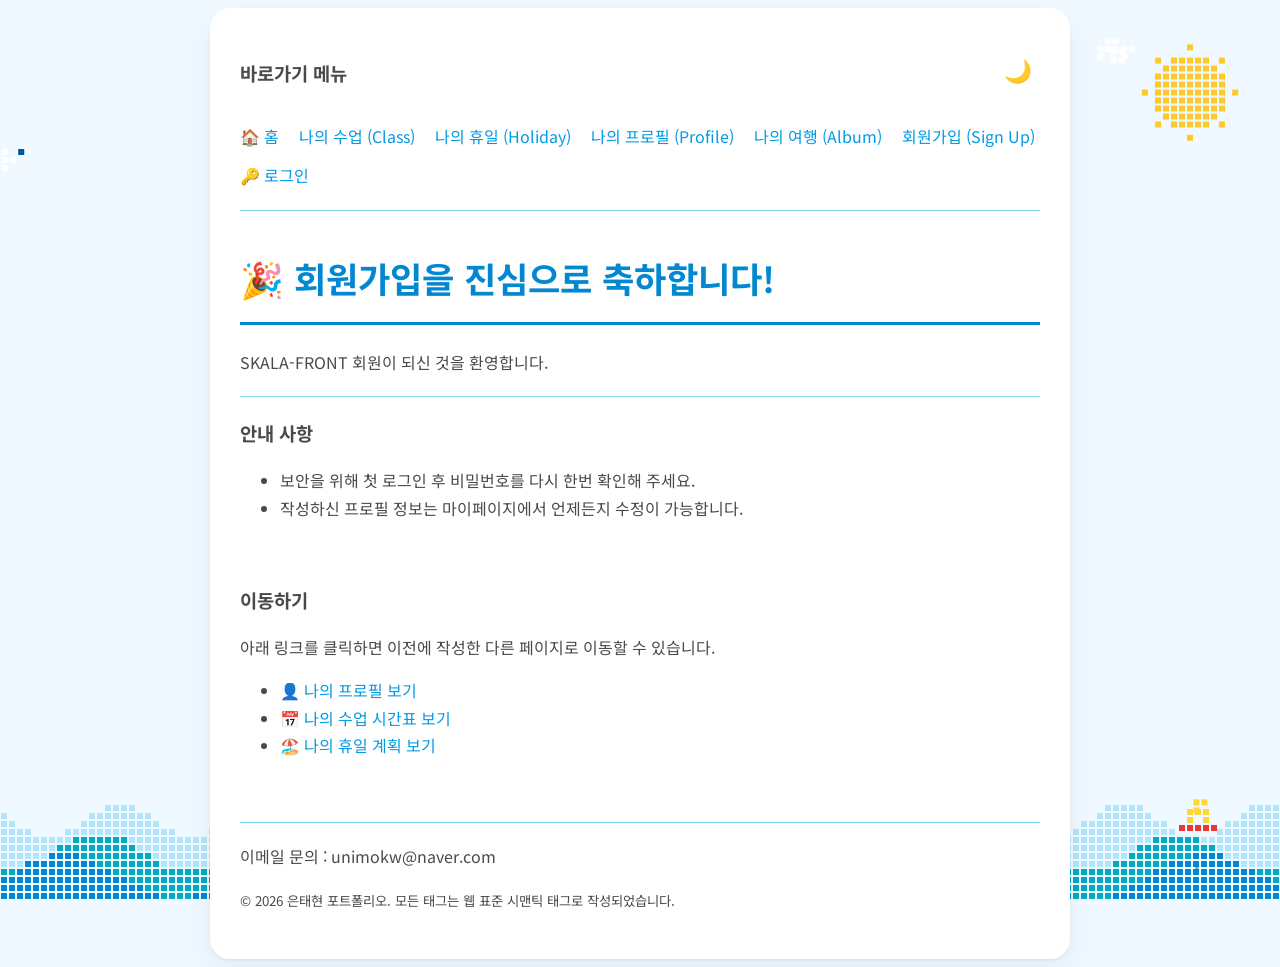
<file: html/signUpResult.html>
<!DOCTYPE html>
<html lang="ko">
    <head>
        <meta charset="UTF-8">
        <meta name="viewport" content="width=device-width, initial-scale=1.0">
        <title>회원가입 완료 - 환영합니다!</title>
        <link rel="icon" href="data:image/svg+xml,<svg xmlns='http://www.w3.org/2000/svg' viewBox='0 0 100 100'><text y='.9em' font-size='90'>🪐</text></svg>">
        <link rel="stylesheet" href="../css/style.css">
    </head>
    <body>
        <div class="container">
            <nav>
                <div class="nav-top">
                    <h3>바로가기 메뉴</h3>
                    <div class="nav-top-right">
                        <span id="auth-status" class="auth-status"></span>
                        <button type="button" id="theme-toggle" class="theme-toggle-btn" aria-label="다크모드 전환">🌙</button>
                    </div>
                </div>
                <ul>
                    <li><a href="index.html">🏠 홈</a></li>
                    <li><a href="myClass.html">나의 수업 (Class)</a></li>
                    <li><a href="myHoliday.html">나의 휴일 (Holiday)</a></li>
                    <li><a href="myProfile.html">나의 프로필 (Profile)</a></li>
                    <li><a href="myTrip.html">나의 여행 (Album)</a></li>
                    <li><a href="signUp.html">회원가입 (Sign Up)</a></li>
                    <li id="nav-login-item"><a href="login.html">🔑 로그인</a></li>
                </ul>
            </nav>
            <hr>

        <h1>🎉 회원가입을 진심으로 축하합니다!</h1>
        <p>SKALA-FRONT 회원이 되신 것을 환영합니다.</p>
        <hr>

        <h3>안내 사항</h3>
        <ul>
            <li>보안을 위해 첫 로그인 후 비밀번호를 다시 한번 확인해 주세요.</li>
            <li>작성하신 프로필 정보는 마이페이지에서 언제든지 수정이 가능합니다.</li>
        </ul>

        <br>

        <h3>이동하기</h3>
        <p>아래 링크를 클릭하면 이전에 작성한 다른 페이지로 이동할 수 있습니다.</p>
        
        <ul>
            <li><a href="myProfile.html">👤 나의 프로필 보기</a></li>
            <li><a href="myClass.html">📅 나의 수업 시간표 보기</a></li>
            <li><a href="myHoliday.html">🏖️ 나의 휴일 계획 보기</a></li>
        </ul>

        <br>
        <hr>

        <footer>
            <p>이메일 문의 : unimokw@naver.com</p>
            <p><small>© 2026 은태현 포트폴리오. 모든 태그는 웹 표준 시맨틱 태그로 작성되었습니다.</small></p>
        </footer>
        </div>
        <script src="../script/themeToggle.js"></script>
        <script src="../script/auth.js"></script>
        <script src="../script/waveBackground.js"></script>
    </body>
</html>
</file>
<file: css/style.css>
/*
    구글 폰트 서버에서 폰트 2종을 불러옴. @import는 파일 맨 위에 있어야 적용됨.
    Poor Story(손글씨 느낌)는 .hero-title 시그니처 타이틀 전용으로만 쓰고,
    본문 전반은 가독성 좋은 Noto Sans KR로 통일함.
*/
@import url('https://fonts.googleapis.com/css2?family=Poor+Story&display=swap');
@import url('https://fonts.googleapis.com/css2?family=Noto+Sans+KR:wght@400;500;700&display=swap');

/* =========================================
   [CSS Variables] 색상 팔레트
   ========================================= */

/*
    :root는 문서 전체(html 최상위)를 가리키는 선택자. 여기에 --변수명: 값; 형태로 커스텀 프로퍼티(CSS 변수)를
    선언해두면, 파일 어디서든 var(--변수명)으로 꺼내 쓸 수 있음.
    지금까지는 #0288d1, #81d4fa 같은 색상 코드가 파일 곳곳에 그대로 반복돼서, 나중에 "메인 색을 바꾸고 싶다"
    같은 요청이 오면 하드코딩된 값을 일일이 찾아서 고쳐야 했음. 변수로 한 곳에 모아두면 여기 값 하나만
    바꿔도 그 변수를 쓰는 모든 곳이 한 번에 바뀌고, 이름(--color-primary 등)만 봐도 "어떤 역할의 색인지"
    바로 알 수 있어서 가독성도 좋아짐.
*/
:root {
    --color-primary: #0288d1;
    --color-primary-dark: #01579b;
    --color-secondary: #00acc1;
    --color-link: #039be5;
    --color-text: #4a4a4a;
    --color-bg: #f0f9ff;
    --color-bg-soft: #f8fdff;
    --color-white: #ffffff;
    --color-border: #81d4fa;
    --color-border-light: #e1f5fe;
    --color-accent-light: #b3e5fc;
    --color-error: #e53935;
    --color-success: #2e7d32;
    --color-sun: #ffca28;
    --color-cloud: #ffffff;
    --color-surfer-suit: #fdd835;
    --color-surfer-board: #e53935;
}

/*
    다크모드 팔레트. 라이트 팔레트와 변수 "이름"은 완전히 동일하고 "값"만 다르게 다시 선언함
    (--color-white가 다크모드에서는 어두운 카드 배경색을 가리키는 식) — 그래서 body/.container/th
    같은 기존 규칙은 하나도 안 건드려도 이 블록이 활성화되는 순간 전체 색이 자동으로 다크 버전으로 바뀜.

    두 가지 방식으로 다크모드를 켤 수 있게 함:
    1) @media (prefers-color-scheme: dark) — 운영체제/브라우저 자체가 다크모드면 아무 설정 없이도 자동 적용.
       단, 사용자가 script/themeToggle.js 버튼으로 "라이트"를 직접 선택했을 수도 있으니,
       :root:not([data-theme="light"])로 "명시적으로 라이트를 고르지 않은 경우에만" 적용되게 예외 처리함.
    2) :root[data-theme="dark"] — JS가 <html data-theme="dark">를 붙였을 때 강제 적용.
       속성 선택자라 미디어쿼리보다 우선순위가 높아서, 시스템이 라이트여도 사용자가 다크를 고르면 이게 이김.
*/
@media (prefers-color-scheme: dark) {
    :root:not([data-theme="light"]) {
        --color-primary: #4fc3f7;
        --color-primary-dark: #81d4fa;
        --color-secondary: #26c6da;
        --color-link: #4fc3f7;
        --color-text: #e0e0e0;
        --color-bg: #10181f;
        --color-bg-soft: #16212a;
        --color-white: #1c2830;
        --color-border: #35505c;
        --color-border-light: #24333c;
        --color-accent-light: #2c4653;
        --color-error: #ef5350;
        --color-success: #66bb6a;
        --color-sun: #c5cae9;
        --color-cloud: #46586a;
        --color-surfer-suit: #ffe082;
        --color-surfer-board: #ff6b6b;
    }
}

:root[data-theme="dark"] {
    --color-primary: #4fc3f7;
    --color-primary-dark: #81d4fa;
    --color-secondary: #26c6da;
    --color-link: #4fc3f7;
    --color-text: #e0e0e0;
    --color-bg: #10181f;
    --color-bg-soft: #16212a;
    --color-white: #1c2830;
    --color-border: #35505c;
    --color-border-light: #24333c;
    --color-accent-light: #2c4653;
    --color-error: #ef5350;
    --color-success: #66bb6a;
    --color-sun: #c5cae9;
    --color-cloud: #46586a;
    --color-surfer-suit: #ffe082;
    --color-surfer-board: #ff6b6b;
}

/* =========================================
   [미션1] 전체 테마 및 텍스트 Styling
   ========================================= */

/*
    body: 페이지 전체 기본값. font-family/color는 자식 요소가 따로 지정 안 하면 그대로 상속됨.
    font-family 바꾸면 전체 글씨체, color 바꾸면 기본 글자색, background-color 바꾸면 전체 배경 톤이 바뀜.
    line-height는 줄간격(font-size 배수) - 키우면 문단이 여유롭게, 줄이면 촘촘해짐.
*/
body {
    font-family: 'Noto Sans KR', sans-serif;
    line-height: 1.7;
    color: var(--color-text);
    background-color: var(--color-bg);
}

/*
    h1/h2: 제목 태그 꾸미기. body보다 구체적인 선택자라 color가 우선 적용됨.
    font-size(rem = 기본 16px 기준 배수)로 크기, padding으로 테두리 안쪽 여백,
    border-bottom/left로 강조선을 넣어 본문과 구분되게 함.
    h1은 밑줄형(border-bottom), h2는 왼쪽 세로띠형(border-left)으로 서로 다른 느낌을 줌.
*/
h1 {
    color: var(--color-primary);
    font-size: 2.2rem;
    padding: 14px 0;
    border-bottom: 3px solid var(--color-primary);
}

h2 {
    color: var(--color-secondary);
    font-size: 1.6rem;
    padding: 8px 0 8px 12px;
    border-left: 6px solid var(--color-secondary);
}

/*
    hr: 지금까지 별도 규칙이 없어서 브라우저 기본 스타일(테두리 입체 음영 효과)에만 의존했음.
    기본 스타일은 브라우저/줌 배율에 따라 두께나 색 톤이 미묘하게 달라 보일 수 있어서,
    모든 페이지에서 완전히 똑같이 보이도록 border를 지우고 border-top 한 줄로 직접 그림.
*/
hr {
    border: none;
    border-top: 1px solid var(--color-border);
    margin: 20px 0;
}

/*
    a / a:hover: 링크 스타일. text-decoration: none으로 기본 밑줄을 없애고,
    :hover(마우스를 올렸을 때만 적용되는 가상 클래스)에서 색을 진하게 바꾸고 밑줄을 다시 보여줘서
    "클릭 가능한 상태"를 알려줌.
*/
a {
    color: var(--color-link);
    text-decoration: none;
}

a:hover {
    color: var(--color-primary-dark);
    text-decoration: underline;
}

/* =========================================
   [미션2] 박스 모델의 이해
   ========================================= */

/*
    .container: 클래스 선택자(.클래스명)라 class="container"가 붙은 요소에만 적용됨.
    width로 박스의 가로 폭을 제한하고, margin: 0 auto(위아래 0, 좌우 auto)를 주면
    브라우저가 남는 좌우 공간을 똑같이 나눠 가져서 박스 자체가 화면 가운데로 이동함
    (박스 모델을 이용한 대표적인 가운데 정렬 방법).
    border/padding/background-color는 이 박스를 하나의 카드처럼 보이게 꾸며줌
    (padding은 테두리 안쪽 여백, border는 테두리 선).
*/
.container {
    width: 800px;
    margin: 0 auto;
    padding: 30px;
    background-color: var(--color-white);
    border-radius: 20px;
    box-shadow: 0 1px 3px rgba(15, 23, 42, 0.08), 0 12px 32px rgba(15, 23, 42, 0.06);
}

/*
    myTrip.html 전용: .trip-card(여행 사진+설명)와 .video-card(브이로그 영상)를
    그룹 선택자(,)로 묶어서 같은 카드 스타일을 한 번에 적용함.
    background-color/border로 경계를 주고, padding(안쪽 여백)과
    margin(카드 사이 바깥 여백)을 줘서 서로 분리된 카드처럼 보이게 함.
*/
.trip-card,
.video-card {
    background-color: var(--color-bg);
    border: 1px solid var(--color-border);
    padding: 16px;
    margin: 16px 0;
    text-align: center;
}

/*
    myClass.html 전용: 시간표 table 꾸미기.
    table의 width로 테이블 전체 가로 폭을, th/td의 padding으로 셀 안쪽 여백을 넉넉하게 줘서
    답답해 보이지 않게 하고, border로 각 셀의 경계를 명확히 함.
    th는 배경색+글자색을 반전시켜 "제목 행"임을 구분되게 함.
    tr:nth-child(even)은 짝수 번째 행에만 배경색을 줘서 줄무늬(지브라) 효과를 내고,
    tr:hover는 마우스를 올린 행만 강조색으로 바뀌어 지금 보고 있는 줄을 찾기 쉽게 함.
*/
table {
    width: 100%;
    border: 1px solid var(--color-border);
    border-collapse: collapse;
}

th {
    background-color: var(--color-primary);
    color: var(--color-white);
    padding: 10px;
}

td {
    padding: 10px;
    border: 1px solid var(--color-border-light);
    text-align: center;
    transition: background-color 0.2s ease;
}

tr:nth-child(even) td {
    background-color: var(--color-bg);
}

tr:hover td {
    background-color: var(--color-accent-light);
}

/* =========================================
   [미션3] 가독성 높은 회원가입 폼
   ========================================= */

/*
    1) 입력창 크기 키우기
    signUp.html의 텍스트/비밀번호/날짜 입력창에는 공통으로 class="form-input"을 붙여뒀고,
    select/textarea는 태그 이름 자체로 구분 가능해서 요소 선택자를 그대로 씀.
    padding을 키우면 안쪽 여백이 늘어나 입력창 자체가 커 보이고, font-size를 키우면 글자가 커져 가독성이 좋아짐.
    :focus(입력창을 클릭해서 포커스를 줬을 때만 적용되는 가상 클래스)에서 테두리색을 바꿔서
    지금 어떤 입력창에 커서가 있는지 한눈에 보이게 함.
*/
.form-input,
select,
textarea {
    padding: 8px 10px;
    font-size: 1rem;
    border: 1px solid var(--color-border);
    background-color: var(--color-white);
    color: var(--color-text);
    max-width: 100%;
    border-radius: 8px;
}

.form-input:focus,
select:focus,
textarea:focus {
    border: 1px solid var(--color-primary);
    background-color: var(--color-bg);
}

/*
    2) fieldset 그룹 테두리 다듬기
    브라우저 기본 fieldset 테두리는 얇고 회색이라 밋밋함. border 두께/색을 바꾸고
    padding으로 안쪽 여백을, margin으로 그룹 사이 바깥 여백을 줘서 그룹이 서로 답답하지 않게 분리됨.
    legend(그룹 제목)는 color/font-size로 강조해서 "여기부터 새로운 입력 그룹"임을 알려줌.
*/
fieldset {
    border: 2px solid var(--color-border);
    padding: 16px 20px;
    margin: 16px 0;
    background-color: var(--color-bg-soft);
    border-radius: 12px;
}

legend {
    color: var(--color-primary);
    font-size: 1.1rem;
    padding: 0 8px;
}

/*
    3) 버튼 꾸미기
    .btn-submit(제출)은 배경을 꽉 채운 파란 버튼으로, .btn-reset(초기화)은 테두리만 있는
    흰 배경 버튼으로 구분해서 "이게 더 중요한 동작"이라는 걸 색으로 알려줌.
    :hover에서 색을 진하게/연하게 바꿔서 버튼 위에 마우스가 있음을 알려줌.
*/
.btn-submit {
    background-color: var(--color-primary);
    color: var(--color-white);
    border: 1px solid var(--color-primary);
    padding: 10px 24px;
    font-size: 1rem;
    margin: 10px 8px 10px 0;
    border-radius: 10px;
}

.btn-submit:hover {
    background-color: var(--color-primary-dark);
    border: 1px solid var(--color-primary-dark);
}

.btn-reset {
    background-color: var(--color-white);
    color: var(--color-primary);
    border: 1px solid var(--color-primary);
    padding: 10px 24px;
    font-size: 1rem;
    margin: 10px 8px;
    border-radius: 10px;
}

.btn-reset:hover {
    background-color: var(--color-bg);
}

/* =========================================
   [미션4] Flex와 Grid로 레이아웃 잡기
   ========================================= */

/*
    index.html 전용: "바로가기 메뉴"의 ul을 Flexbox로 바꿈.
    display: flex를 주면 li(원래는 위→아래로 쌓이는 block 요소)들이 가로 한 줄로 나란히 배치됨.
    list-style: none으로 기본 점(•) 마커를 없애고, gap으로 항목 사이 간격을 주고,
    padding: 0으로 ul 기본 들여쓰기를 제거해서 메뉴처럼 보이게 함.
    flex-wrap: wrap을 주면 화면이 좁아져 한 줄에 다 안 들어갈 때 다음 줄로 자연스럽게 넘어감.
*/
nav ul {
    display: flex;
    flex-wrap: wrap;
    list-style: none;
    gap: 12px 20px;
    padding: 0;
}

/*
    지금 보고 있는 페이지의 nav 링크만 aria-current="page"가 붙어있어서, 이 링크를 다르게 강조함.
    font-weight: bold를 쓰면 글자 자체가 넓어져서(특히 한글 굵은 글씨는 폭 차이가 꽤 큼) 페이지마다
    "어떤 링크가 굵어지는지"에 따라 nav 한 줄의 전체 폭이 달라지고, 그 폭이 넘치는 페이지에서만
    마지막 링크가 다음 줄로 밀려나는 문제가 생겼음. 그래서 폭에 영향 없는 underline + color로만 강조함.
*/
nav a[aria-current="page"] {
    color: var(--color-primary-dark);
    text-decoration: underline;
}

/*
    nav 맨 위 줄(제목 + 다크모드 토글 아이콘)을 양 끝으로 벌려 배치함.
    justify-content: space-between이 핵심 - 첫 자식(h3)은 왼쪽 끝, 마지막 자식(버튼)은 오른쪽 끝으로 밀어줌.
*/
.nav-top {
    display: flex;
    justify-content: space-between;
    align-items: center;
}

/* nav-top 오른쪽 끝에 로그인 상태(#auth-status)와 다크모드 토글을 나란히 묶는 컨테이너 */
.nav-top-right {
    display: flex;
    align-items: center;
    gap: 10px;
}

.auth-status {
    display: flex;
    align-items: center;
    gap: 8px;
    font-size: 0.9rem;
}

.auth-logout-btn {
    background: none;
    border: 1px solid var(--color-border);
    border-radius: 8px;
    color: var(--color-text);
    padding: 4px 10px;
    font-size: 0.85rem;
    cursor: pointer;
}

.auth-logout-btn:hover {
    background-color: var(--color-bg);
}

/* signUp.html/login.html 공통: 입력 검증 실패 시 보여주는 에러 문구 */
.form-error {
    color: var(--color-error);
    font-size: 0.9rem;
    margin-top: 4px;
}

/* myPage.html 전용: 정보 저장 성공 시 보여주는 문구 */
.form-success {
    color: var(--color-success);
    font-size: 0.9rem;
    margin-top: 4px;
}

/*
    모든 페이지 nav 오른쪽 끝에 들어가는 다크모드 토글. 테두리/배경 없이 이모지 하나만 아이콘처럼 보이게
    background/border를 없애고 font-size를 키움. hover 시 살짝 커지는 transform으로 클릭 가능함을 알려줌.
*/
.theme-toggle-btn {
    background: none;
    border: none;
    font-size: 1.4rem;
    line-height: 1;
    padding: 4px 8px;
    cursor: pointer;
    transition: transform 0.2s ease;
}

.theme-toggle-btn:hover {
    transform: scale(1.15);
}

/*
    index.html 전용: .content-wrapper(main + aside + hr + footer를 담은 박스)를 Flexbox 컨테이너로 만들어
    main과 aside가 세로로 쌓이지 않고 가로로 나란히 배치되게 함.
    flex-wrap: wrap을 켜두고, hr/footer에는 flex-basis: 100%를 줘서
    "한 줄을 통째로 차지하게" 만들어 강제로 다음 줄로 넘어가게 하는 방식임
    (main+aside가 첫 줄을 이미 꽉 채웠기 때문에, 100%를 요구하는 다음 요소는 자리가 없어 줄바꿈됨).
*/
.content-wrapper {
    display: flex;
    flex-wrap: wrap;
    gap: 20px;
}

/*
    main은 flex: 2, aside는 flex: 1로 줘서 가로 공간을 2:1 비율로 나눠 가짐
    (main이 핵심 콘텐츠라 더 넓게, aside는 보조 정보라 좁게).
*/
.content-wrapper main {
    flex: 2;
    min-width: 0;
}

.content-wrapper aside {
    flex: 1;
    min-width: 0;
}

/* hr, footer, .mini-apps는 항상 자기 줄을 통째로 차지하게 해서 main/aside 아래로 자연스럽게 이어지게 함 */
.content-wrapper hr,
.content-wrapper footer,
.content-wrapper .mini-apps {
    flex-basis: 100%;
}

/*
    myTrip.html 전용: .trip-grid-container(여행 카드 3장을 담은 박스)를 CSS Grid로 바꿔
    카드들을 3열 바둑판 모양으로 배치함.
    grid-template-columns: repeat(3, 1fr)은 "똑같은 폭(1fr)의 열을 3개 만들라"는 뜻이고,
    gap으로 카드 사이 가로/세로 간격을 줌.
*/
.trip-grid-container {
    display: grid;
    grid-template-columns: repeat(3, 1fr);
    gap: 20px;
}

/* 그리드가 이미 gap으로 카드 사이 간격을 만들어주므로, 기존 .trip-card의 위아래 margin은 중복이라 제거함 */
.trip-grid-container .trip-card {
    margin: 0;
}

/*
    카드 안 img 태그에는 HTML width="400" 속성이 박혀 있는데, 3열 그리드에서는 칸 폭이 400px보다 좁아져
    이미지가 카드 밖으로 삐져나올 수 있음. CSS width: 100%로 "부모(카드) 폭에 맞춰라"라고 덮어써서
    칸 크기에 맞게 자연스럽게 줄어들게 하고, height: auto로 원본 가로세로 비율을 유지함.
*/
.trip-grid-container .trip-card img {
    width: 100%;
    height: auto;
}

/*
    signUp.html 전용: 라벨+입력창 한 쌍으로 이루어진 <p class="form-row"> 행들을 Flexbox로 정렬함.
    display: flex + align-items: center로 라벨과 입력창을 세로 가운데 기준으로 나란히 배치하고,
    label에 flex: 0 0 110px(늘어나지도 줄어들지도 않는 고정 110px)를 줘서
    "아이디:", "비밀번호:", "이메일:" 같은 라벨들의 폭이 전부 똑같이 맞춰지게 함
    → 그 뒤에 오는 입력창들의 시작 위치가 세로로 가지런히 정렬되어 보임.
*/
.form-row {
    display: flex;
    align-items: center;
    flex-wrap: wrap;
    gap: 8px;
}

.form-row label {
    flex: 0 0 110px;
    white-space: nowrap;
}

/*
    myProfile.html 전용: 프로필 사진과 타이틀을 담은 header(.profile-header)를 Flexbox로 만듦.
    flex-direction: column을 주면 자식 요소(h1, img)가 HTML에 쓴 순서 그대로 위→아래로 쌓임.
    align-items: flex-start로 왼쪽 정렬을 줘서, 페이지의 나머지 본문(main, footer 등)과
    같은 왼쪽 기준선에 맞춰지게 함(가운데 정렬하면 이 영역만 붕 떠 보이는 느낌이 들어서 제외).
*/
.profile-header {
    display: flex;
    flex-direction: column;
    align-items: flex-start;
    gap: 16px;
}

/* =========================================
   [미션5] 스마트폰에서 보기 (반응형 웹 디자인)
   ========================================= */

/*
    Media Query: 화면 폭이 786px 이하(스마트폰 등 좁은 화면)일 때만 안의 규칙들이 적용됨.
    786px보다 넓은 화면(PC/태블릿)에서는 이 블록이 무시되고 원래(미션4) 스타일 그대로 유지됨.
*/
@media (max-width: 786px) {
    /*
        .container는 width: 800px으로 고정돼 있어서, 화면이 그보다 좁아지면 콘텐츠가 넘쳐
        가로 스크롤이 생기고 레이아웃이 깨짐. 좁은 화면에서는 width: 100%로 바꿔
        "화면 폭에 맞춰라"로 전환하고, box-sizing: border-box로 padding이 폭에 포함되게 해서
        padding 때문에 다시 넘치지 않게 함. padding 자체도 살짝 줄여 여백 낭비를 줄임.
    */
    .container {
        width: 100%;
        box-sizing: border-box;
        padding: 16px;
    }

    /*
        index.html 전용: 미션4에서 가로로 나란히 배치했던 바로가기 메뉴(nav ul)를
        flex-direction: column으로 다시 세로 1열로 쌓음.
    */
    nav ul {
        flex-direction: column;
    }

    /*
        index.html 전용: main과 aside를 가로 2:1로 나눴던 .content-wrapper를
        flex-direction: column으로 바꿔 위아래로 쌓이는 세로 1열 구조로 전환함.
        main { flex: 2 }, aside { flex: 1 } 같은 비율 설정은 flex-direction: column에서는
        가로 폭이 아니라 세로 높이 비율로 해석되어 버리므로, flex-basis를 auto로 되돌려
        각자 내용물 높이만큼만 차지하게 함.
    */
    .content-wrapper {
        flex-direction: column;
    }

    .content-wrapper main,
    .content-wrapper aside {
        flex: auto;
    }

    /*
        myTrip.html 전용: 3열이었던 grid-template-columns를 1열로 바꿔서
        카드가 위아래로 하나씩 쌓이게 함.
    */
    .trip-grid-container {
        grid-template-columns: 1fr;
    }

    /*
        signUp.html 전용: 786px 이하에서는 .form-row를 flex-direction: column으로 바꿔
        라벨이 입력창 위에 오도록 세로로 쌓음. 좁은 화면에서 라벨 폭을 110px로 고정해두면
        입력창이 설 자리가 부족해지므로, flex-basis를 auto로 되돌려 라벨이 자기 글자 길이만큼만 차지하게 함.
    */
    .form-row {
        flex-direction: column;
        align-items: flex-start;
    }

    .form-row label {
        flex-basis: auto;
    }

    /*
        myClass.html 전용: 시간표 table은 열이 많아서 화면이 좁아지면 억지로 욱여넣기보다
        가로 스크롤로 보는 게 더 자연스러움. .table-scroll(table을 감싼 div)에 overflow-x: auto를 줘서
        table 폭이 화면보다 넓어지면 그 부분만 좌우로 스크롤할 수 있게 함(레이아웃 자체는 안 깨짐).
    */
    .table-scroll {
        overflow-x: auto;
    }
}

/* =========================================
   [미션6] 생동감을 불어넣는 애니메이션
   ========================================= */

/*
    1) 부드러운 색 전환: transition은 "어떤 속성이 바뀔 때 그 변화를 몇 초에 걸쳐 서서히 보여줄지"를 정함.
    transition이 없으면 :hover로 색이 바뀌는 순간 색이 즉시(0초) 뚝 바뀌어 딱딱해 보임.
    a(내비게이션 메뉴 링크 포함)는 color가, 버튼들은 background-color/color/border-color가
    :hover 시점에 바뀌므로, 그 속성들에 transition을 걸어 부드럽게 바뀌게 함.
*/
a {
    transition: color 0.2s ease;
}

.btn-submit,
.btn-reset {
    transition: background-color 0.2s ease, color 0.2s ease, border-color 0.2s ease;
}

/*
    2) 여행 카드 호버 효과: 평소엔 은은한 그림자만 있다가, 마우스를 올리면(:hover)
    transform: translateY(-8px)로 카드를 위로 8px 띄우고, box-shadow를 더 크고 진하게 바꿔
    "카드가 화면 위로 떠오르는" 느낌을 줌. transition을 걸어두면 이 변화가 순간이동이 아니라
    부드럽게 떠오르는 움직임으로 보임. 사진 카드(.trip-card)뿐 아니라 브이로그 카드(.video-card)에도
    같은 효과를 줘서 "여행 앨범 카드"라는 느낌을 통일시킴.
*/
.trip-card,
.video-card {
    box-shadow: 0 2px 6px rgba(0, 0, 0, 0.08);
    transition: transform 0.25s ease, box-shadow 0.25s ease;
}

.trip-card:hover,
.video-card:hover {
    transform: translateY(-8px);
    box-shadow: 0 14px 24px rgba(0, 0, 0, 0.2);
}

/*
    myProfile.html 전용: 프로필 사진에 마우스를 올리면 transform: scale(1.08)로 살짝(8%) 확대되게 함.
    transition을 걸어 순간적으로 커지는 게 아니라 부드럽게 확대되는 느낌을 줌.
*/
.profile-header img {
    transition: transform 0.25s ease;
}

.profile-header img:hover {
    transform: scale(1.08);
}

/*
    3) index.html 등장 애니메이션: @keyframes로 "시간에 따라 스타일이 어떻게 변할지"를 미리 정의하고,
    animation 속성으로 그 keyframes를 실제 요소에 적용함.
    fadeInDown: 처음엔 투명(opacity: 0)하고 위로 12px 떠있다가(translateY(-12px)),
    끝날 땐 완전히 보이고(opacity: 1) 제자리(translateY(0))로 내려오는 움직임.
    .hero-title(index.html의 h1에만 붙인 클래스)에 이 keyframes를 0.8초 동안 재생해서
    페이지가 열리자마자 타이틀이 부드럽게 나타나 보이게 함. forwards는 애니메이션이 끝난 뒤에도
    마지막 상태(완전히 보이는 상태)를 그대로 유지하라는 뜻.
*/
@keyframes fadeInDown {
    from {
        opacity: 0;
        transform: translateY(-12px);
    }
    to {
        opacity: 1;
        transform: translateY(0);
    }
}

.hero-title {
    font-family: 'Poor Story', cursive;
    animation: fadeInDown 0.8s ease-out forwards;
}

/*
    "이달의 베스트 사진" figure를 카드처럼 감쌈. figure 자체에 배경/패딩/그림자를 줘서 하나의 액자처럼 보이게 하고,
    img는 width: 100%로 액자 폭에 꽉 차게 늘린 뒤(HTML의 width="300" 고정값을 덮어씀) border-radius로
    사진 자체 모서리도 둥글림. figcaption은 사진 아래 캡션 위치를 가운데 정렬하고 살짝 연한 색으로 톤다운함.
*/
figure {
    margin: 0;
    padding: 12px;
    background-color: var(--color-white);
    border-radius: 16px;
    box-shadow: 0 1px 2px rgba(15, 23, 42, 0.06), 0 6px 16px rgba(15, 23, 42, 0.05);
}

figure img {
    display: block;
    width: 100%;
    height: auto;
    border-radius: 10px;
}

figcaption {
    margin-top: 10px;
    text-align: center;
    color: var(--color-text);
    opacity: 0.8;
}

/*
    미니 프로그램 섹션을 Grid로 바꿔서 카드가 줄글로 쌓이는 대신 반응형 바둑판으로 배치되게 함.
    auto-fit + minmax(220px, 1fr)는 "칸 하나가 최소 220px은 되게, 남는 공간만큼 칸 수를 자동으로 늘려라"는 뜻이라
    화면 폭에 따라 카드가 몇 개씩 한 줄에 들어갈지 CSS가 알아서 정함.
*/
.mini-apps {
    display: grid;
    grid-template-columns: repeat(auto-fit, minmax(220px, 1fr));
    gap: 16px;
}

.mini-apps h2 {
    grid-column: 1 / -1;
}

.mini-apps section {
    background-color: var(--color-white);
    border-radius: 14px;
    box-shadow: 0 1px 2px rgba(15, 23, 42, 0.06), 0 6px 16px rgba(15, 23, 42, 0.05);
    padding: 18px;
}

/* index.html 전용: 도시별 날씨(위경도) 조회 위젯. select 아래 여백을 주고, 결과 박스는 카드처럼 꾸밈 */
.weather-widget {
    margin-top: 16px;
}

#weather-box {
    margin-top: 10px;
    padding: 12px;
    background-color: var(--color-bg);
    border-radius: 12px;
    box-shadow: 0 1px 2px rgba(15, 23, 42, 0.06), 0 6px 16px rgba(15, 23, 42, 0.05);
}

#weather-box h4 {
    margin: 0 0 6px;
    color: var(--color-primary);
}

#weather-box p {
    margin: 4px 0;
}

/*
    index.html 전용: 선택한 도시 위치를 보여주는 작은 지도(OpenStreetMap 임베드).
    .map-frame에 overflow: hidden을 주면, 안에 있는 iframe이 사각형이어도 부모의 둥근 테두리 밖으로
    삐져나오지 않고 부모 모양대로 잘려서 카드처럼 보임(iframe 자체엔 border-radius가 적용 안 되므로 이 트릭이 필요함).
*/
.map-frame {
    margin-top: 10px;
    border: 1px solid var(--color-border);
    border-radius: 8px;
    overflow: hidden;
}

/*
    지도 위쪽에 얹히는 작은 타이틀 바. #weather-box h4(도시 이름)와 같은 색/굵기를 줘서
    "같은 정보 블록"이라는 느낌으로 통일시킴.
*/
.map-title {
    margin: 0;
    padding: 8px 10px;
    background-color: var(--color-bg);
    color: var(--color-primary);
    font-weight: bold;
}

#city-map {
    display: block;
    width: 100%;
    height: 200px;
    border: 0;
}

/*
    index.html 전용: 갤러그 미니게임 캔버스. 캔버스 내부(어두운 우주 배경, 우주선, 총알, 적)는
    script/galaga.js에서 ctx.fillRect 등으로 직접 그리므로, 여기서는 카드 안에서 캔버스가
    붕 떠 보이지 않도록 가운데 정렬하고 기존 카드 톤에 맞는 테두리만 살짝 둘러줌.
*/
.galaga-canvas {
    display: block;
    margin: 0 auto;
    max-width: 100%;
    border: 1px solid var(--color-border);
    border-radius: 8px;
}

/*
    갤러그를 화면 전체를 덮는 팝업으로 띄움. position: fixed + inset: 0으로 뷰포트 전체를 차지하는
    반투명 검은 배경을 깔고, display: flex + center 정렬로 안의 카드를 항상 화면 정중앙에 둠.
    [hidden] 속성이 있으면 브라우저가 자동으로 display: none 처리하므로, 평소엔 이 규칙 자체가 아예 안 먹힘.
*/
.game-modal {
    position: fixed;
    inset: 0;
    background-color: rgba(0, 0, 0, 0.6);
    display: flex;
    align-items: center;
    justify-content: center;
    z-index: 1000;
}

/*
    [hidden] 속성은 브라우저 기본 스타일로 display: none을 주는데, 그 기본 스타일은 우선순위가 낮아서
    바로 위 .game-modal { display: flex; } 규칙에 그냥 덮어써져 버림(그래서 hidden이 붙어있어도 계속 보였음).
    .game-modal[hidden]처럼 클래스+속성을 함께 쓰면 우선순위가 .game-modal 단독보다 높아져서
    hidden일 때는 확실히 display: none이 이기게 됨.
*/
.game-modal[hidden] {
    display: none;
}

.game-modal-content {
    position: relative;
    background-color: var(--color-white);
    padding: 24px;
    border-radius: 16px;
    box-shadow: 0 20px 50px rgba(0, 0, 0, 0.35);
}

/*
    모든 페이지 뒤에 깔리는 도트 하늘+파도 배경(script/waveBackground.js가 body에 직접 삽입하는 캔버스).
    position: fixed + inset: 0으로 뷰포트 전체를 고정 배경으로 덮어서(위쪽엔 해/구름, 아래쪽엔 파도)
    스크롤해도 항상 같은 자리에 붙어있고, z-index: -1로 .container(카드)보다 뒤에 깔림. 카드가 불투명해서
    카드 폭(800px) 바깥쪽 좌우 여백에서만 보이는 건 어쩔 수 없는 트레이드오프임(카드가 화면 중앙을 가리기 때문).
*/
#wave-background {
    position: fixed;
    inset: 0;
    width: 100vw;
    height: 100vh;
    z-index: -1;
    pointer-events: none;
}

.game-modal-close {
    position: absolute;
    top: 8px;
    right: 8px;
    width: 28px;
    height: 28px;
    border: none;
    border-radius: 50%;
    background-color: var(--color-bg);
    color: var(--color-text);
    font-size: 1rem;
    line-height: 1;
    cursor: pointer;
}
</file>
